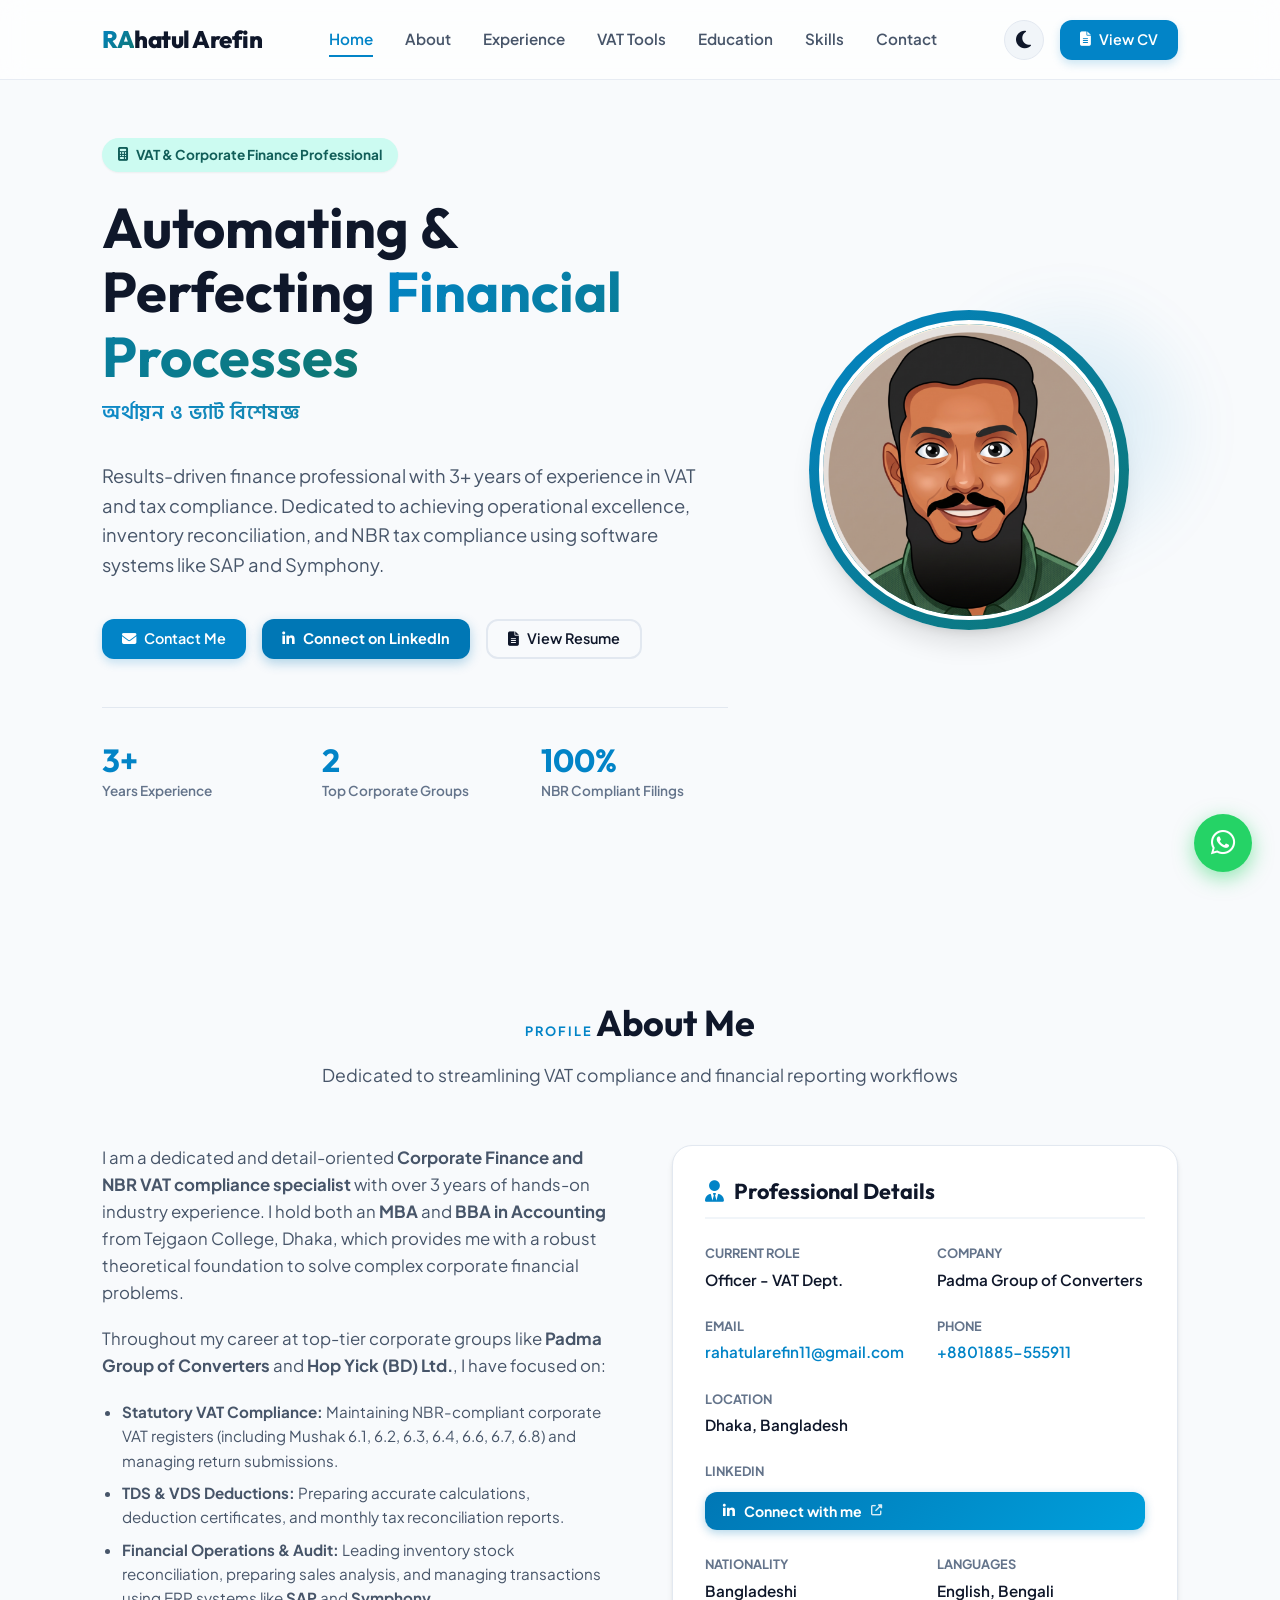
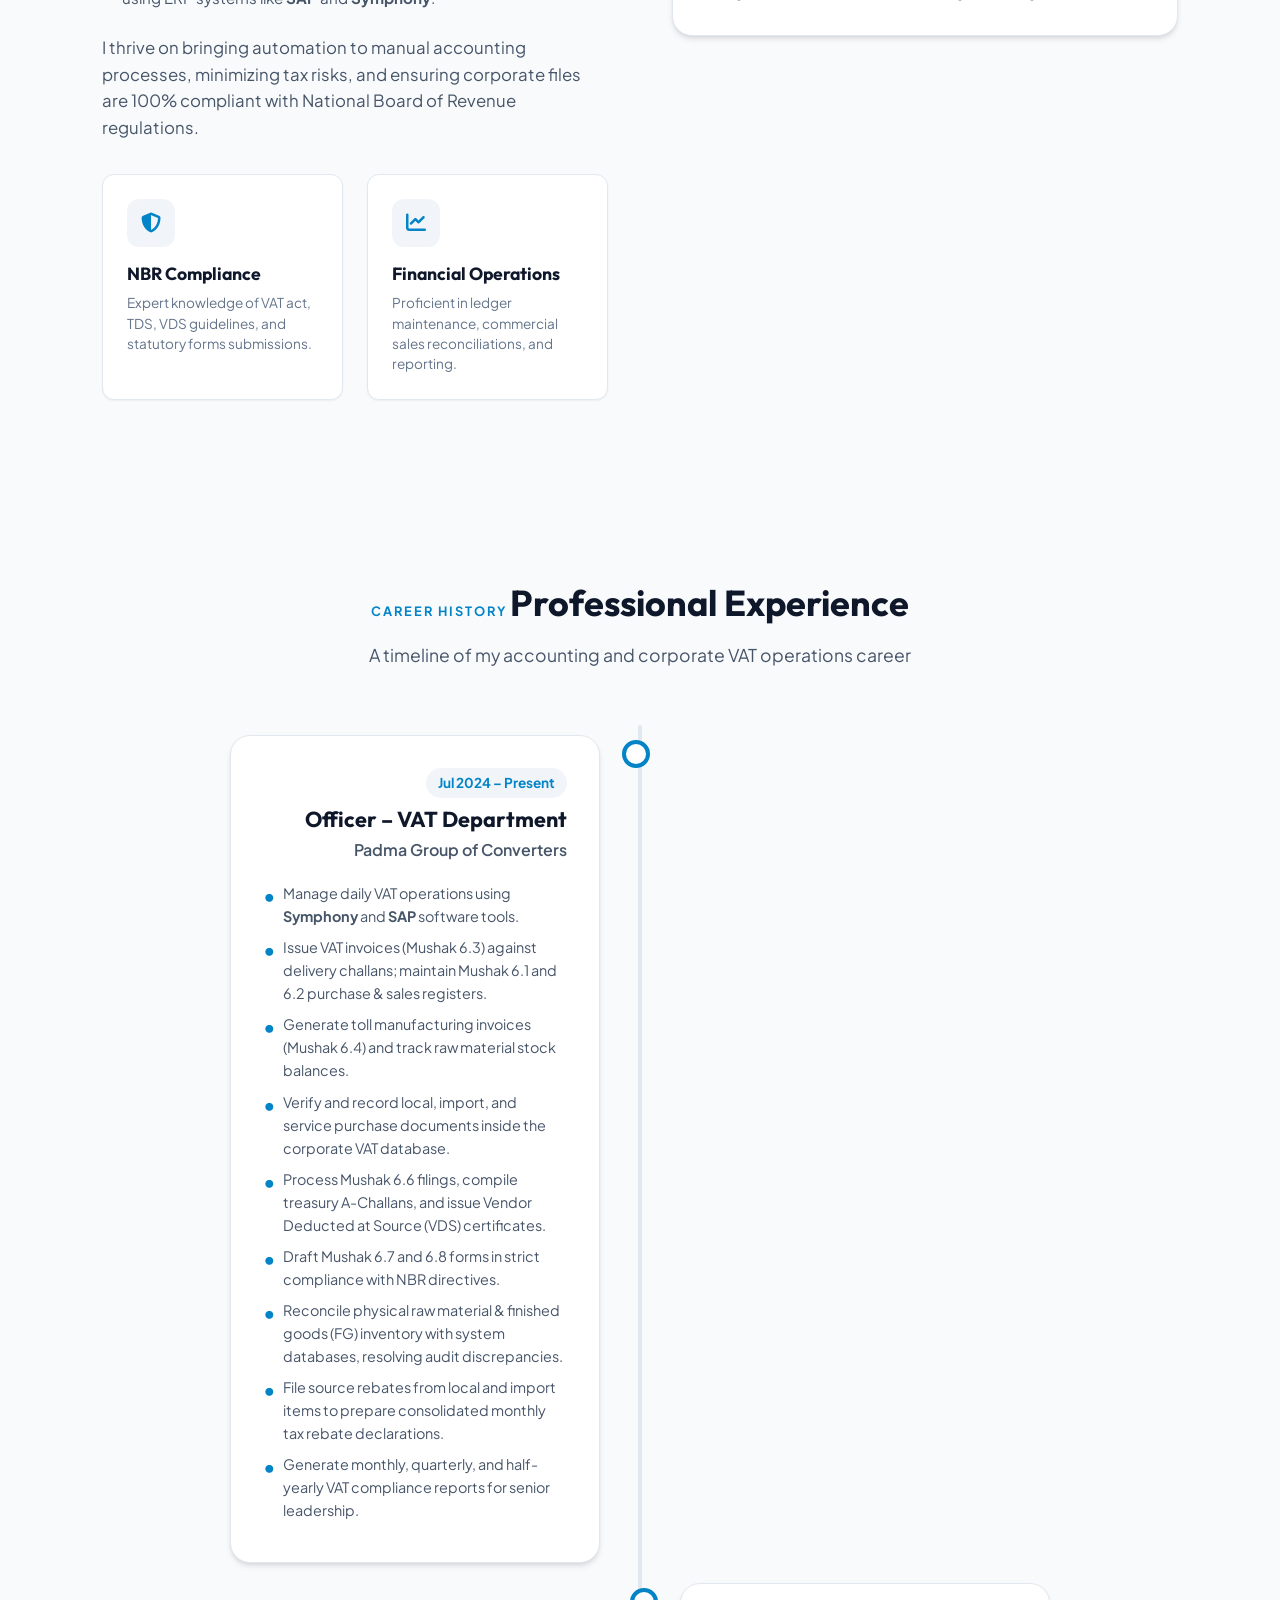
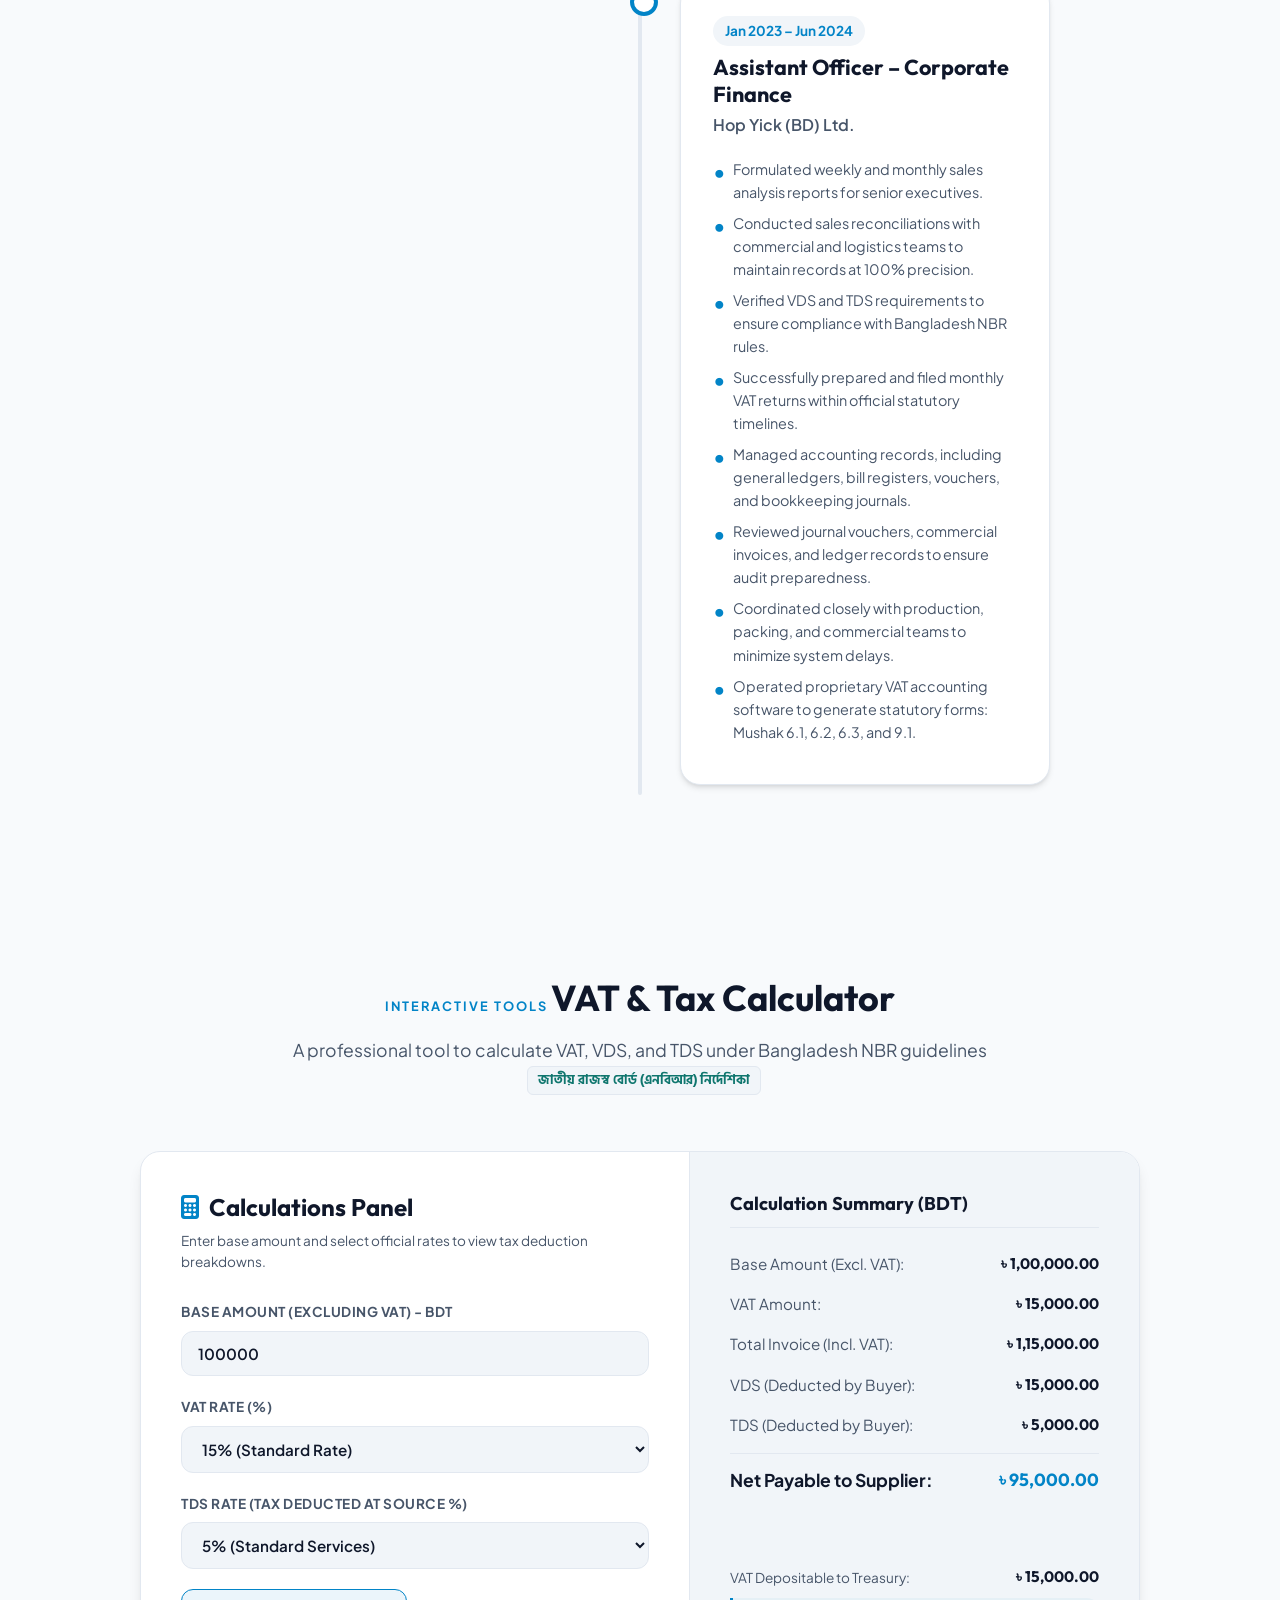
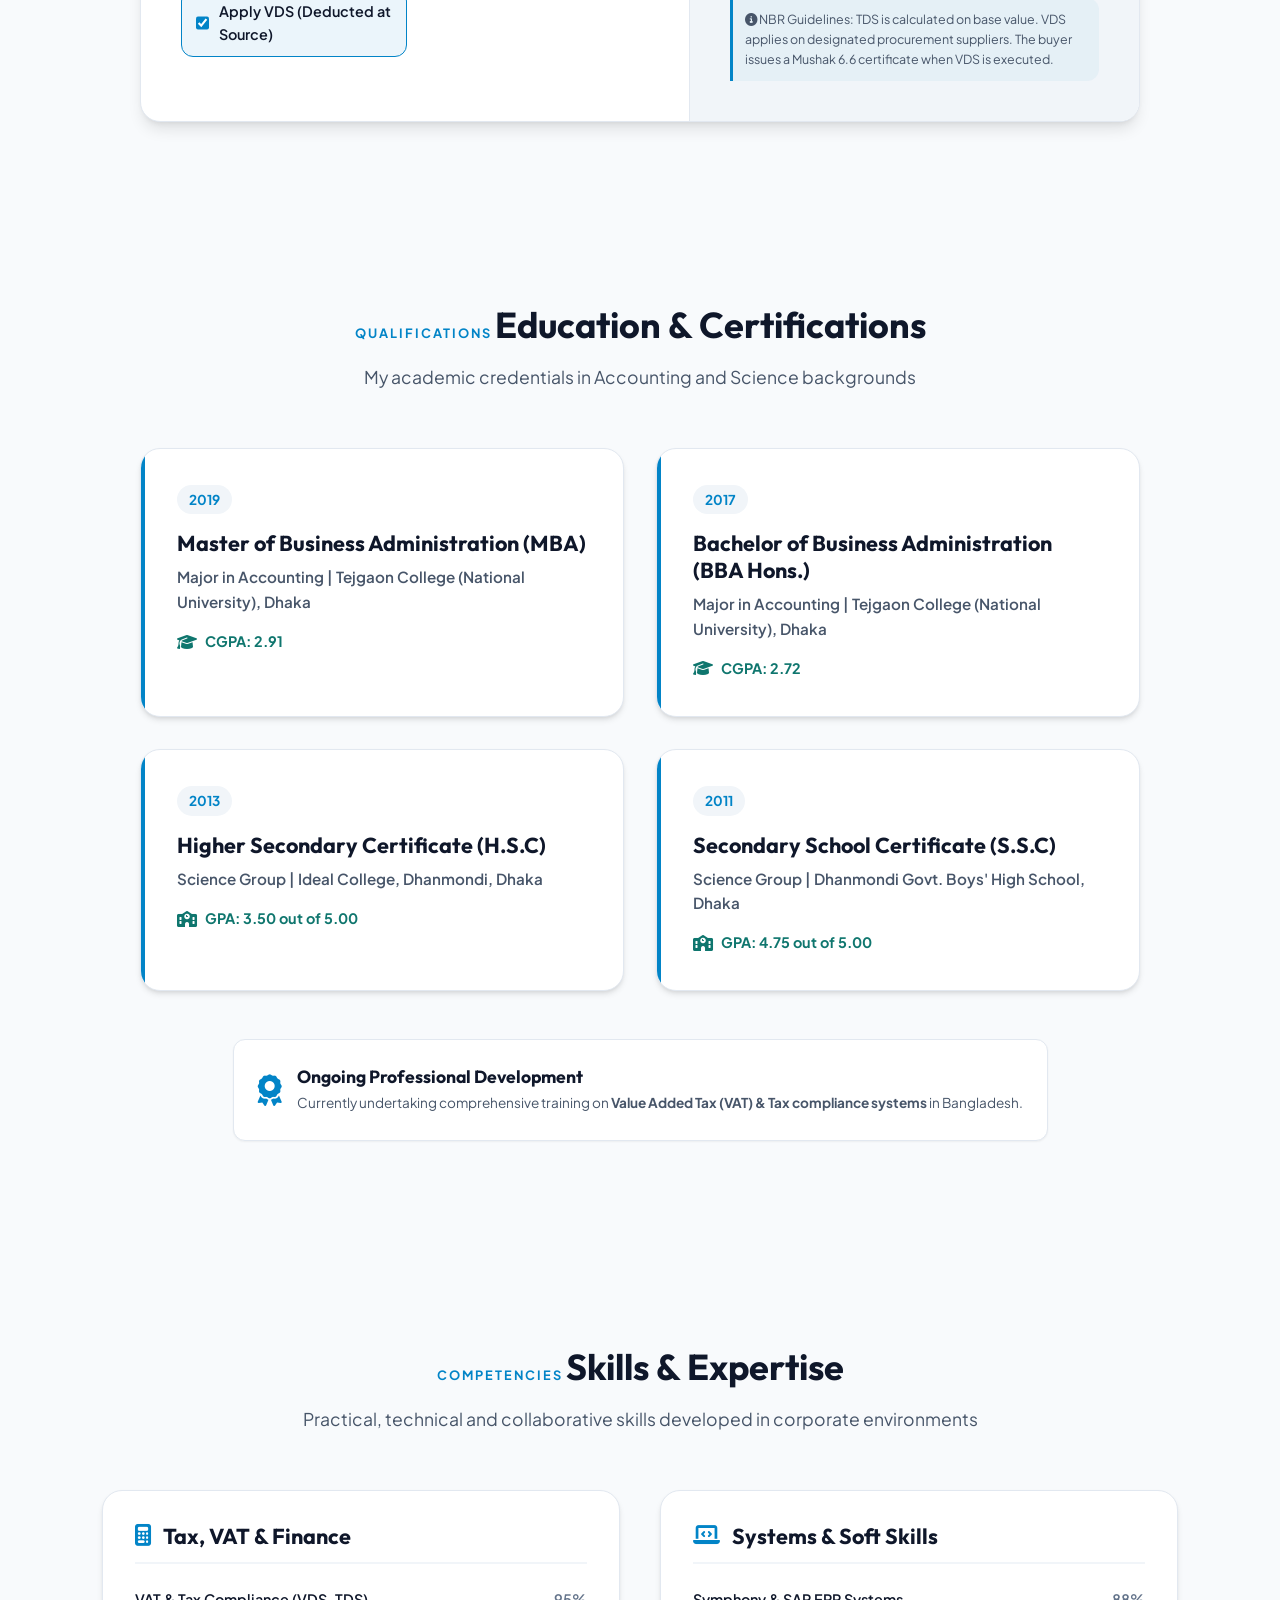
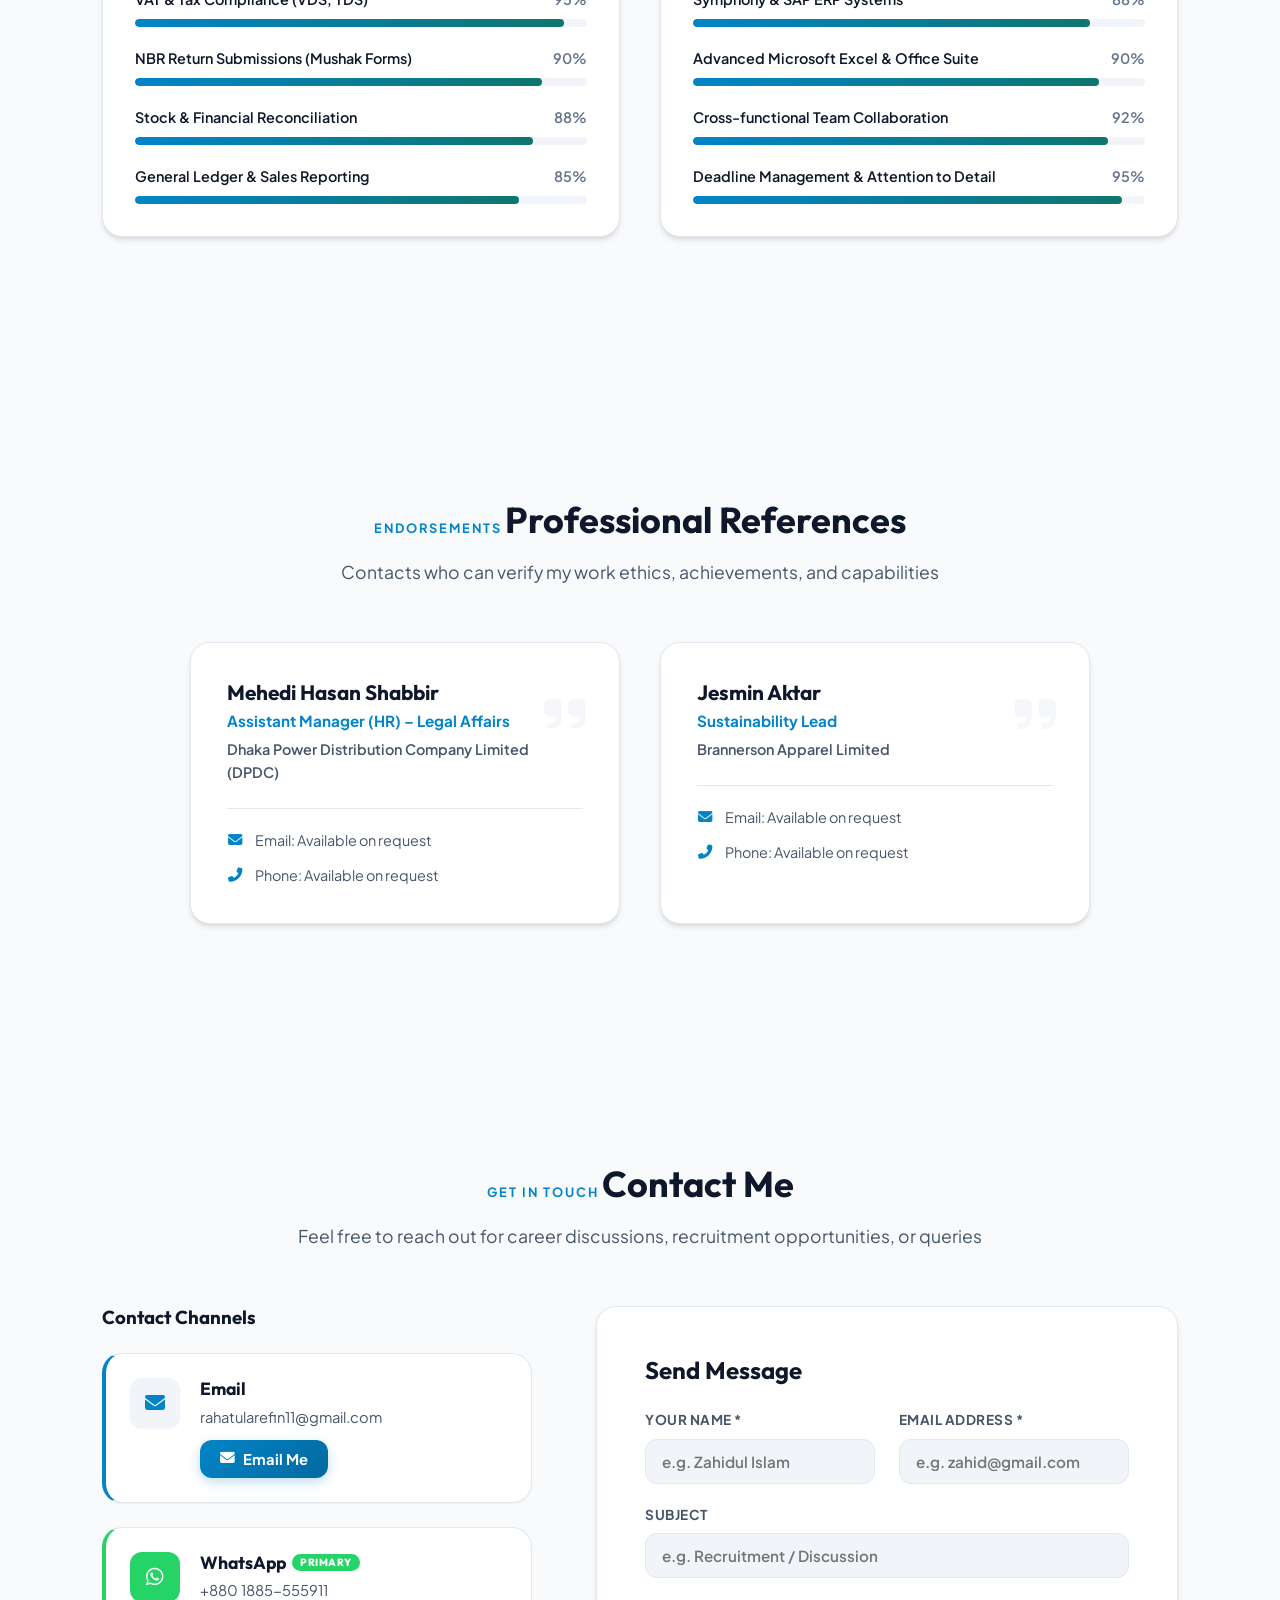
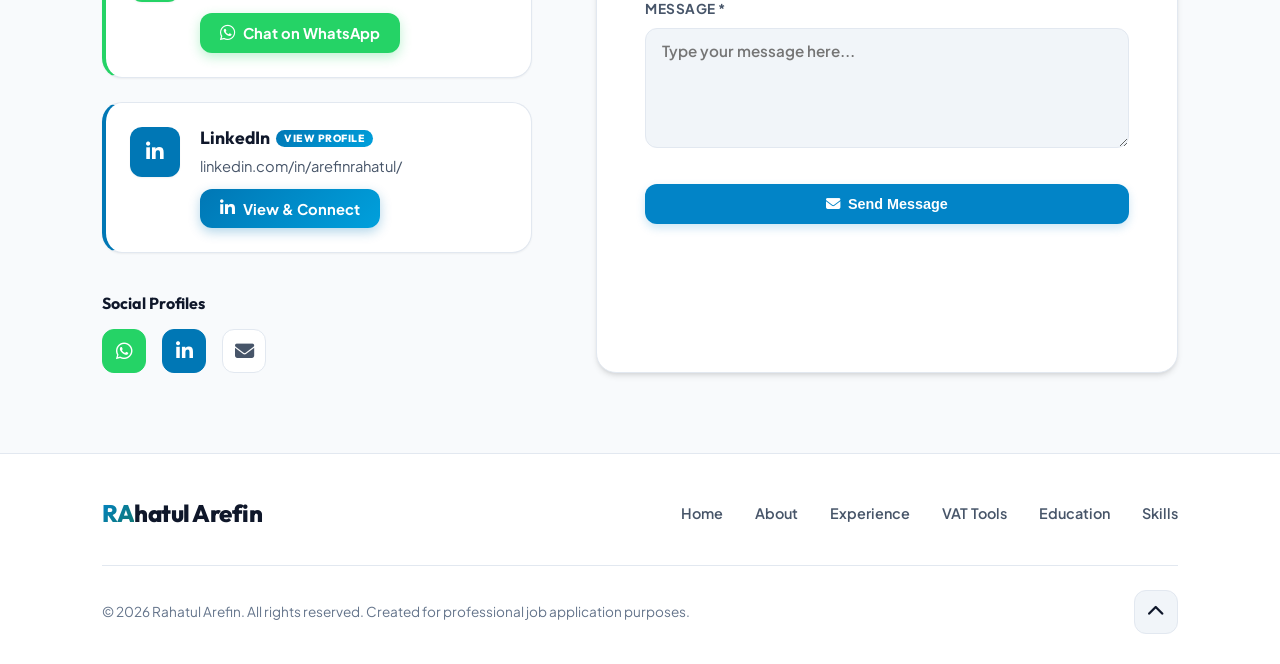
<file: index.html>
<!DOCTYPE html>
<html lang="en" data-theme="light">
<head>
  <meta charset="UTF-8">
  <meta name="viewport" content="width=device-width, initial-scale=1.0">
  <title>Rahatul Arefin | Portfolio</title>
  <meta name="description" content="Professional portfolio of Rahatul Arefin, an Officer in VAT and Corporate Finance with 3+ years of experience in NBR compliance, VAT filings, reconciliations, and financial reporting.">
  
  <!-- Favicon -->
  <link rel="icon" type="image/svg+xml" href="favicon.svg">
  
  <!-- FontAwesome Icons -->
  <link rel="stylesheet" href="https://cdnjs.cloudflare.com/ajax/libs/font-awesome/6.4.0/css/all.min.css">
  
  <!-- Custom Stylesheet -->
  <link rel="stylesheet" href="css/style.css">
</head>
<body>

  <!-- Scroll Progress Bar -->
  <div class="scroll-progress"></div>

  <!-- Header / Navigation -->
  <header>
    <div class="logo" onclick="window.scrollTo({top: 0, behavior: 'smooth'})">
      <span>RA</span>hatul Arefin
    </div>
    
    <nav class="nav-links">
      <a href="#hero" class="active">Home</a>
      <a href="#about">About</a>
      <a href="#experience">Experience</a>
      <a href="#calculator">VAT Tools</a>
      <a href="#education">Education</a>
      <a href="#skills">Skills</a>
      <a href="#contact">Contact</a>
      <a href="cv.html" class="mobile-cv-download">
        <i class="fas fa-file-alt"></i> View CV
      </a>
    </nav>
    
    <div class="header-right">
      <button class="theme-toggle" id="theme-toggle" aria-label="Toggle dark/light mode">
        <i class="fas fa-moon"></i>
        <i class="fas fa-sun"></i>
      </button>
      
      <div class="nav-actions">
        <a href="cv.html" class="btn-primary">
          <i class="fas fa-file-alt"></i> View CV
        </a>
      </div>
      
      <button class="mobile-menu-btn" aria-label="Toggle menu">
        <i class="fas fa-bars"></i>
      </button>
    </div>
  </header>

  <!-- Hero Section -->
  <section id="hero" class="hero">
    <div class="hero-content">
      <div class="hero-tag">
        <i class="fas fa-calculator"></i> VAT & Corporate Finance Professional
      </div>
      <h1 class="hero-title">
        Automating & Perfecting <span>Financial Processes</span>
      </h1>
      <div class="hero-bangla-subtitle">অর্থায়ন ও ভ্যাট বিশেষজ্ঞ</div>
      <p class="hero-description">
        Results-driven finance professional with 3+ years of experience in VAT and tax compliance. Dedicated to achieving operational excellence, inventory reconciliation, and NBR tax compliance using software systems like SAP and Symphony.
      </p>
      
      <div class="hero-actions">
        <a href="#contact" class="btn-primary">
          <i class="fas fa-envelope"></i> Contact Me
        </a>
        <a href="https://www.linkedin.com/in/arefinrahatul/" target="_blank" rel="noopener noreferrer" class="btn-linkedin">
          <i class="fab fa-linkedin-in"></i> Connect on LinkedIn
        </a>
        <a href="cv.html" class="btn-secondary">
          <i class="fas fa-file-alt"></i> View Resume
        </a>
      </div>
      
      <div class="hero-stats">
        <div class="stat-item">
          <h3>3+</h3>
          <p>Years Experience</p>
        </div>
        <div class="stat-item">
          <h3>2</h3>
          <p>Top Corporate Groups</p>
        </div>
        <div class="stat-item">
          <h3>100%</h3>
          <p>NBR Compliant Filings</p>
        </div>
      </div>
    </div>
    
    <div class="hero-image-container">
      <div class="hero-image-wrapper">
        <img src="images/arefinrahat.png" alt="Rahatul Arefin">
      </div>
      <div class="hero-bg-glow"></div>
    </div>
  </section>

  <!-- About Section -->
  <section id="about" class="reveal">
    <div class="section-header">
      <span class="section-tag">Profile</span>
      <h2 class="section-title">About Me</h2>
      <p class="section-subtitle">Dedicated to streamlining VAT compliance and financial reporting workflows</p>
    </div>
    
    <div class="about-grid">
      <div class="about-text-content">
        <p>
          I am a dedicated and detail-oriented <strong>Corporate Finance and NBR VAT compliance specialist</strong> with over 3 years of hands-on industry experience. I hold both an <strong>MBA</strong> and <strong>BBA in Accounting</strong> from Tejgaon College, Dhaka, which provides me with a robust theoretical foundation to solve complex corporate financial problems.
        </p>
        <p>
          Throughout my career at top-tier corporate groups like <strong>Padma Group of Converters</strong> and <strong>Hop Yick (BD) Ltd.</strong>, I have focused on:
        </p>
        <ul style="margin-bottom: 1.5rem; padding-left: 20px; list-style-type: disc; color: var(--text-secondary); font-size: 0.95rem; line-height: 1.6;">
          <li style="margin-bottom: 8px;"><strong>Statutory VAT Compliance:</strong> Maintaining NBR-compliant corporate VAT registers (including Mushak 6.1, 6.2, 6.3, 6.4, 6.6, 6.7, 6.8) and managing return submissions.</li>
          <li style="margin-bottom: 8px;"><strong>TDS & VDS Deductions:</strong> Preparing accurate calculations, deduction certificates, and monthly tax reconciliation reports.</li>
          <li style="margin-bottom: 8px;"><strong>Financial Operations & Audit:</strong> Leading inventory stock reconciliation, preparing sales analysis, and managing transactions using ERP systems like <strong>SAP</strong> and <strong>Symphony</strong>.</li>
        </ul>
        <p>
          I thrive on bringing automation to manual accounting processes, minimizing tax risks, and ensuring corporate files are 100% compliant with National Board of Revenue regulations.
        </p>
        
        <div class="career-pillars">
          <div class="pillar-card">
            <div class="pillar-icon"><i class="fas fa-shield-alt"></i></div>
            <h4>NBR Compliance</h4>
            <p>Expert knowledge of VAT act, TDS, VDS guidelines, and statutory forms submissions.</p>
          </div>
          <div class="pillar-card">
            <div class="pillar-icon"><i class="fas fa-chart-line"></i></div>
            <h4>Financial Operations</h4>
            <p>Proficient in ledger maintenance, commercial sales reconciliations, and reporting.</p>
          </div>
        </div>
      </div>
      
      <div class="about-details-card">
        <h3><i class="fas fa-user-tie"></i> Professional Details</h3>
        <div class="info-grid">
          <div class="info-item">
            <span class="info-label">Current Role</span>
            <span class="info-value">Officer - VAT Dept.</span>
          </div>
          <div class="info-item">
            <span class="info-label">Company</span>
            <span class="info-value">Padma Group of Converters</span>
          </div>
          <div class="info-item">
            <span class="info-label">Email</span>
            <span class="info-value"><a href="mailto:rahatularefin11@gmail.com">rahatularefin11@gmail.com</a></span>
          </div>
          <div class="info-item">
            <span class="info-label">Phone</span>
            <span class="info-value"><a href="tel:+8801885555911">+8801885-555911</a></span>
          </div>
          <div class="info-item">
            <span class="info-label">Location</span>
            <span class="info-value">Dhaka, Bangladesh</span>
          </div>
          <div class="info-item info-item--linkedin">
            <span class="info-label">LinkedIn</span>
            <a
              href="https://www.linkedin.com/in/arefinrahatul/"
              target="_blank"
              rel="noopener noreferrer"
              class="linkedin-connect-btn"
            >
              <i class="fab fa-linkedin-in"></i>
              <span>Connect with me</span>
              <i class="fas fa-external-link-alt linkedin-ext"></i>
            </a>
          </div>
          <div class="info-item">
            <span class="info-label">Nationality</span>
            <span class="info-value">Bangladeshi</span>
          </div>
          <div class="info-item">
            <span class="info-label">Languages</span>
            <span class="info-value">English, Bengali</span>
          </div>
        </div>
      </div>
    </div>
  </section>

  <!-- Experience Section -->
  <section id="experience" class="reveal">
    <div class="section-header">
      <span class="section-tag">Career History</span>
      <h2 class="section-title">Professional Experience</h2>
      <p class="section-subtitle">A timeline of my accounting and corporate VAT operations career</p>
    </div>
    
    <div class="timeline">
      <!-- Padma Group of Converters -->
      <div class="timeline-item">
        <div class="timeline-content">
          <span class="timeline-date">Jul 2024 – Present</span>
          <h3 class="timeline-title">Officer – VAT Department</h3>
          <span class="timeline-company">Padma Group of Converters</span>
          <ul class="timeline-responsibilities">
            <li>Manage daily VAT operations using <strong>Symphony</strong> and <strong>SAP</strong> software tools.</li>
            <li>Issue VAT invoices (Mushak 6.3) against delivery challans; maintain Mushak 6.1 and 6.2 purchase & sales registers.</li>
            <li>Generate toll manufacturing invoices (Mushak 6.4) and track raw material stock balances.</li>
            <li>Verify and record local, import, and service purchase documents inside the corporate VAT database.</li>
            <li>Process Mushak 6.6 filings, compile treasury A-Challans, and issue Vendor Deducted at Source (VDS) certificates.</li>
            <li>Draft Mushak 6.7 and 6.8 forms in strict compliance with NBR directives.</li>
            <li>Reconcile physical raw material & finished goods (FG) inventory with system databases, resolving audit discrepancies.</li>
            <li>File source rebates from local and import items to prepare consolidated monthly tax rebate declarations.</li>
            <li>Generate monthly, quarterly, and half-yearly VAT compliance reports for senior leadership.</li>
          </ul>
        </div>
      </div>
      
      <!-- Hop Yick (BD) Ltd -->
      <div class="timeline-item">
        <div class="timeline-content">
          <span class="timeline-date">Jan 2023 – Jun 2024</span>
          <h3 class="timeline-title">Assistant Officer – Corporate Finance</h3>
          <span class="timeline-company">Hop Yick (BD) Ltd.</span>
          <ul class="timeline-responsibilities">
            <li>Formulated weekly and monthly sales analysis reports for senior executives.</li>
            <li>Conducted sales reconciliations with commercial and logistics teams to maintain records at 100% precision.</li>
            <li>Verified VDS and TDS requirements to ensure compliance with Bangladesh NBR rules.</li>
            <li>Successfully prepared and filed monthly VAT returns within official statutory timelines.</li>
            <li>Managed accounting records, including general ledgers, bill registers, vouchers, and bookkeeping journals.</li>
            <li>Reviewed journal vouchers, commercial invoices, and ledger records to ensure audit preparedness.</li>
            <li>Coordinated closely with production, packing, and commercial teams to minimize system delays.</li>
            <li>Operated proprietary VAT accounting software to generate statutory forms: Mushak 6.1, 6.2, 6.3, and 9.1.</li>
          </ul>
        </div>
      </div>
    </div>
  </section>

  <!-- Interactive NBR VAT & TDS Calculator Tool -->
  <section id="calculator" class="reveal">
    <div class="section-header">
      <span class="section-tag">Interactive Tools</span>
      <h2 class="section-title">VAT & Tax Calculator</h2>
      <p class="section-subtitle">A professional tool to calculate VAT, VDS, and TDS under Bangladesh NBR guidelines <span class="bangla-calc-tag">জাতীয় রাজস্ব বোর্ড (এনবিআর) নির্দেশিকা</span></p>
    </div>
    
    <div class="calc-card">
      <div class="calc-form-pane">
        <h3><i class="fas fa-calculator"></i> Calculations Panel</h3>
        <p class="calc-intro-text">Enter base amount and select official rates to view tax deduction breakdowns.</p>
        
        <div class="form-group">
          <label for="calc-amount">Base Amount (excluding VAT) - BDT</label>
          <input type="number" id="calc-amount" value="100000" min="0" placeholder="e.g. 100000">
        </div>
        
        <div class="form-group">
          <label for="calc-vat-rate">VAT Rate (%)</label>
          <select id="calc-vat-rate">
            <option value="15" selected>15% (Standard Rate)</option>
            <option value="10">10% (Specified Services)</option>
            <option value="7.5">7.5% (Suppliers / Procurement)</option>
            <option value="5">5% (Reduced Rate / Basic)</option>
            <option value="0">0% (Exempted / Exported)</option>
          </select>
        </div>
        
        <div class="form-group">
          <label for="calc-tds-rate">TDS Rate (Tax Deducted at Source %)</label>
          <select id="calc-tds-rate">
            <option value="0">0% (Exempted)</option>
            <option value="2">2% (Supply of Goods / Contractors)</option>
            <option value="3">3% (Office Rent)</option>
            <option value="5" selected>5% (Standard Services)</option>
            <option value="7.5">7.5% (Consultants / Advisory)</option>
            <option value="10">10% (High-rate Services / Commissions)</option>
          </select>
        </div>
        
        <div class="calc-switch-group">
          <label class="checkbox-label checked">
            <input type="checkbox" id="calc-vds" checked>
            <span>Apply VDS (Deducted at Source)</span>
          </label>
        </div>
      </div>
      
      <div class="calc-results-pane">
        <div class="results-header">
          <h4>Calculation Summary (BDT)</h4>
          
          <div class="results-list">
            <div class="result-row">
              <span>Base Amount (Excl. VAT):</span>
              <span class="result-val" id="res-base">৳ 100,000.00</span>
            </div>
            <div class="result-row">
              <span>VAT Amount:</span>
              <span class="result-val" id="res-vat">৳ 15,000.00</span>
            </div>
            <div class="result-row">
              <span>Total Invoice (Incl. VAT):</span>
              <span class="result-val" id="res-total">৳ 115,000.00</span>
            </div>
            <div class="result-row">
              <span>VDS (Deducted by Buyer):</span>
              <span class="result-val" id="res-vds">৳ 15,000.00</span>
            </div>
            <div class="result-row">
              <span>TDS (Deducted by Buyer):</span>
              <span class="result-val" id="res-tds">৳ 5,000.00</span>
            </div>
            <div class="result-row highlight">
              <span>Net Payable to Supplier:</span>
              <span class="result-val" id="res-payable">৳ 95,000.00</span>
            </div>
          </div>
        </div>
        
        <div>
          <div class="result-row" style="margin-bottom: 0.5rem; font-size: 0.85rem;">
            <span>VAT Depositable to Treasury:</span>
            <span class="result-val" id="res-treasury" style="font-size: 0.95rem;">৳ 15,000.00</span>
          </div>
          <div class="calc-notes">
            <i class="fas fa-info-circle"></i>
            <span>NBR Guidelines: TDS is calculated on base value. VDS applies on designated procurement suppliers. The buyer issues a Mushak 6.6 certificate when VDS is executed.</span>
          </div>
        </div>
      </div>
    </div>
  </section>

  <!-- Education Section -->
  <section id="education" class="reveal">
    <div class="section-header">
      <span class="section-tag">Qualifications</span>
      <h2 class="section-title">Education & Certifications</h2>
      <p class="section-subtitle">My academic credentials in Accounting and Science backgrounds</p>
    </div>
    
    <div class="edu-grid">
      <!-- MBA -->
      <div class="edu-card">
        <span class="edu-year">2019</span>
        <h3 class="edu-degree">Master of Business Administration (MBA)</h3>
        <p class="edu-school">Major in Accounting | Tejgaon College (National University), Dhaka</p>
        <span class="edu-gpa"><i class="fas fa-graduation-cap"></i> CGPA: 2.91</span>
      </div>
      
      <!-- BBA -->
      <div class="edu-card">
        <span class="edu-year">2017</span>
        <h3 class="edu-degree">Bachelor of Business Administration (BBA Hons.)</h3>
        <p class="edu-school">Major in Accounting | Tejgaon College (National University), Dhaka</p>
        <span class="edu-gpa"><i class="fas fa-graduation-cap"></i> CGPA: 2.72</span>
      </div>
      
      <!-- H.S.C -->
      <div class="edu-card">
        <span class="edu-year">2013</span>
        <h3 class="edu-degree">Higher Secondary Certificate (H.S.C)</h3>
        <p class="edu-school">Science Group | Ideal College, Dhanmondi, Dhaka</p>
        <span class="edu-gpa"><i class="fas fa-school"></i> GPA: 3.50 out of 5.00</span>
      </div>
      
      <!-- S.S.C -->
      <div class="edu-card">
        <span class="edu-year">2011</span>
        <h3 class="edu-degree">Secondary School Certificate (S.S.C)</h3>
        <p class="edu-school">Science Group | Dhanmondi Govt. Boys' High School, Dhaka</p>
        <span class="edu-gpa"><i class="fas fa-school"></i> GPA: 4.75 out of 5.00</span>
      </div>
    </div>
    
    <!-- Certifications and Ongoing Training -->
    <div style="max-width: 1000px; margin: 3rem auto 0 auto; text-align: center;" class="reveal">
      <div style="background-color: var(--bg-secondary); border: 1px solid var(--border-color); border-radius: var(--radius-md); padding: 1.5rem; display: inline-flex; align-items: center; gap: 15px; box-shadow: var(--shadow-sm);">
        <div style="font-size: 2rem; color: var(--primary);"><i class="fas fa-award"></i></div>
        <div style="text-align: left;">
          <h4 style="font-size: 1.1rem; margin-bottom: 0.25rem;">Ongoing Professional Development</h4>
          <p style="font-size: 0.85rem; color: var(--text-secondary);">Currently undertaking comprehensive training on <strong>Value Added Tax (VAT) & Tax compliance systems</strong> in Bangladesh.</p>
        </div>
      </div>
    </div>
  </section>

  <!-- Skills Section -->
  <section id="skills" class="reveal">
    <div class="section-header">
      <span class="section-tag">Competencies</span>
      <h2 class="section-title">Skills & Expertise</h2>
      <p class="section-subtitle">Practical, technical and collaborative skills developed in corporate environments</p>
    </div>
    
    <div class="skills-grid">
      <!-- Technical / Domain Skills -->
      <div class="skills-category">
        <h3><i class="fas fa-calculator"></i> Tax, VAT & Finance</h3>
        <div class="skills-list">
          <div class="skill-item">
            <div class="skill-info">
              <span class="skill-name">VAT & Tax Compliance (VDS, TDS)</span>
              <span class="skill-level">95%</span>
            </div>
            <div class="skill-bar-container">
              <div class="skill-bar" data-width="95%"></div>
            </div>
          </div>
          
          <div class="skill-item">
            <div class="skill-info">
              <span class="skill-name">NBR Return Submissions (Mushak Forms)</span>
              <span class="skill-level">90%</span>
            </div>
            <div class="skill-bar-container">
              <div class="skill-bar" data-width="90%"></div>
            </div>
          </div>
          
          <div class="skill-item">
            <div class="skill-info">
              <span class="skill-name">Stock & Financial Reconciliation</span>
              <span class="skill-level">88%</span>
            </div>
            <div class="skill-bar-container">
              <div class="skill-bar" data-width="88%"></div>
            </div>
          </div>
          
          <div class="skill-item">
            <div class="skill-info">
              <span class="skill-name">General Ledger & Sales Reporting</span>
              <span class="skill-level">85%</span>
            </div>
            <div class="skill-bar-container">
              <div class="skill-bar" data-width="85%"></div>
            </div>
          </div>
        </div>
      </div>
      
      <!-- Software & Professional Skills -->
      <div class="skills-category">
        <h3><i class="fas fa-laptop-code"></i> Systems & Soft Skills</h3>
        <div class="skills-list">
          <div class="skill-item">
            <div class="skill-info">
              <span class="skill-name">Symphony & SAP ERP Systems</span>
              <span class="skill-level">88%</span>
            </div>
            <div class="skill-bar-container">
              <div class="skill-bar" data-width="88%"></div>
            </div>
          </div>
          
          <div class="skill-item">
            <div class="skill-info">
              <span class="skill-name">Advanced Microsoft Excel & Office Suite</span>
              <span class="skill-level">90%</span>
            </div>
            <div class="skill-bar-container">
              <div class="skill-bar" data-width="90%"></div>
            </div>
          </div>
          
          <div class="skill-item">
            <div class="skill-info">
              <span class="skill-name">Cross-functional Team Collaboration</span>
              <span class="skill-level">92%</span>
            </div>
            <div class="skill-bar-container">
              <div class="skill-bar" data-width="92%"></div>
            </div>
          </div>
          
          <div class="skill-item">
            <div class="skill-info">
              <span class="skill-name">Deadline Management & Attention to Detail</span>
              <span class="skill-level">95%</span>
            </div>
            <div class="skill-bar-container">
              <div class="skill-bar" data-width="95%"></div>
            </div>
          </div>
        </div>
      </div>
    </div>
  </section>

  <!-- References Section -->
  <section id="references" class="reveal">
    <div class="section-header">
      <span class="section-tag">Endorsements</span>
      <h2 class="section-title">Professional References</h2>
      <p class="section-subtitle">Contacts who can verify my work ethics, achievements, and capabilities</p>
    </div>
    
    <div class="ref-grid">
      <!-- Mehedi Hasan Shabbir -->
      <div class="ref-card">
        <div class="ref-icon-bg"><i class="fas fa-quote-right"></i></div>
        <h3 class="ref-name">Mehedi Hasan Shabbir</h3>
        <p class="ref-title">Assistant Manager (HR) – Legal Affairs</p>
        <p class="ref-company">Dhaka Power Distribution Company Limited (DPDC)</p>
        
        <div class="ref-details">
          <div class="ref-contact-row">
            <i class="fas fa-envelope"></i>
            <span>Email: Available on request</span>
          </div>
          <div class="ref-contact-row">
            <i class="fas fa-phone-alt"></i>
            <span>Phone: Available on request</span>
          </div>
        </div>
      </div>
      
      <!-- Jesmin Aktar -->
      <div class="ref-card">
        <div class="ref-icon-bg"><i class="fas fa-quote-right"></i></div>
        <h3 class="ref-name">Jesmin Aktar</h3>
        <p class="ref-title">Sustainability Lead</p>
        <p class="ref-company">Brannerson Apparel Limited</p>
        
        <div class="ref-details">
          <div class="ref-contact-row">
            <i class="fas fa-envelope"></i>
            <span>Email: Available on request</span>
          </div>
          <div class="ref-contact-row">
            <i class="fas fa-phone-alt"></i>
            <span>Phone: Available on request</span>
          </div>
        </div>
      </div>
    </div>
  </section>

  <!-- Contact Section -->
  <section id="contact" class="reveal">
    <div class="section-header">
      <span class="section-tag">Get in Touch</span>
      <h2 class="section-title">Contact Me</h2>
      <p class="section-subtitle">Feel free to reach out for career discussions, recruitment opportunities, or queries</p>
    </div>
    
    <div class="contact-container">
      <div class="contact-info">
        <h3>Contact Channels</h3>
        
        <div class="contact-card email-card">
          <div class="contact-icon"><i class="fas fa-envelope"></i></div>
          <div class="contact-details">
            <h4>Email</h4>
            <p>rahatularefin11@gmail.com</p>
            <a href="mailto:rahatularefin11@gmail.com" class="email-btn">
              <i class="fas fa-envelope"></i> Email Me
            </a>
          </div>
        </div>
        
        <!-- WhatsApp Primary CTA Card -->
        <div class="contact-card whatsapp-card">
          <div class="contact-icon whatsapp-icon"><i class="fab fa-whatsapp"></i></div>
          <div class="contact-details">
            <h4>WhatsApp <span class="wa-badge">Primary</span></h4>
            <p>+880 1885-555911</p>
            <a
              href="https://wa.me/8801885555911?text=Hi!"
              target="_blank"
              rel="noopener noreferrer"
              class="wa-btn"
              id="whatsapp-cta"
            >
              <i class="fab fa-whatsapp"></i>
              Chat on WhatsApp
            </a>
          </div>
        </div>
        
        <!-- LinkedIn Primary CTA Card -->
        <div class="contact-card linkedin-card">
          <div class="contact-icon linkedin-icon"><i class="fab fa-linkedin-in"></i></div>
          <div class="contact-details">
            <h4>LinkedIn <span class="li-badge">View Profile</span></h4>
            <p>linkedin.com/in/arefinrahatul/</p>
            <a
              href="https://www.linkedin.com/in/arefinrahatul/"
              target="_blank"
              rel="noopener noreferrer"
              class="li-btn"
            >
              <i class="fab fa-linkedin-in"></i>
              View &amp; Connect
            </a>
          </div>
        </div>
        
        <div style="margin-top: 1rem;">
          <h4>Social Profiles</h4>
          <div class="social-links">
            <a href="https://wa.me/8801885555911?text=Hi!" target="_blank" rel="noopener noreferrer" class="social-icon social-icon--wa" aria-label="WhatsApp">
              <i class="fab fa-whatsapp"></i>
            </a>
            <a href="https://www.linkedin.com/in/arefinrahatul/" target="_blank" rel="noopener noreferrer" class="social-icon social-icon--li" aria-label="LinkedIn">
              <i class="fab fa-linkedin-in"></i>
            </a>
            <a href="mailto:rahatularefin11@gmail.com" class="social-icon" aria-label="Email">
              <i class="fas fa-envelope"></i>
            </a>
          </div>
        </div>
      </div>
      
      <div class="contact-form-pane">
        <h3>Send Message</h3>
        <form id="contact-form">
          <div class="form-row">
            <div class="form-group">
              <label for="form-name">Your Name *</label>
              <input type="text" id="form-name" required placeholder="e.g. Zahidul Islam">
            </div>
            <div class="form-group">
              <label for="form-email">Email Address *</label>
              <input type="email" id="form-email" required placeholder="e.g. zahid@gmail.com">
            </div>
          </div>
          
          <div class="form-group">
            <label for="form-subject">Subject</label>
            <input type="text" id="form-subject" placeholder="e.g. Recruitment / Discussion">
          </div>
          
          <div class="form-group">
            <label for="form-message">Message *</label>
            <textarea id="form-message" required placeholder="Type your message here..."></textarea>
          </div>
          
          <button type="submit" class="btn-primary" style="margin-top: 1rem; width: 100%; justify-content: center;">
            <i class="fas fa-envelope"></i> Send Message
          </button>
          
          <div class="form-status" id="form-status"></div>
        </form>
      </div>
    </div>
  </section>

  <!-- Footer -->
  <footer>
    <div class="footer-top">
      <div class="logo" onclick="window.scrollTo({top: 0, behavior: 'smooth'})">
        <span>RA</span>hatul Arefin
      </div>
      <div class="footer-links">
        <a href="#hero">Home</a>
        <a href="#about">About</a>
        <a href="#experience">Experience</a>
        <a href="#calculator">VAT Tools</a>
        <a href="#education">Education</a>
        <a href="#skills">Skills</a>
      </div>
    </div>
    
    <div class="footer-bottom">
      <p>&copy; 2026 Rahatul Arefin. All rights reserved. Created for professional job application purposes.</p>
      <div class="back-to-top" id="back-to-top" onclick="window.scrollTo(0,0)" title="Back to Top">
        <i class="fas fa-chevron-up"></i>
      </div>
    </div>
  </footer>

  <!-- Custom JavaScript -->
  <script src="js/main.js"></script>

  <!-- Floating WhatsApp Button -->
  <a
    href="https://wa.me/8801885555911?text=Hi!"
    target="_blank"
    rel="noopener noreferrer"
    class="wa-float"
    aria-label="Chat on WhatsApp"
    title="Chat on WhatsApp"
  >
    <i class="fab fa-whatsapp"></i>
    <span class="wa-float-tooltip">Chat with me!</span>
  </a>
</body>
</html>
</file>
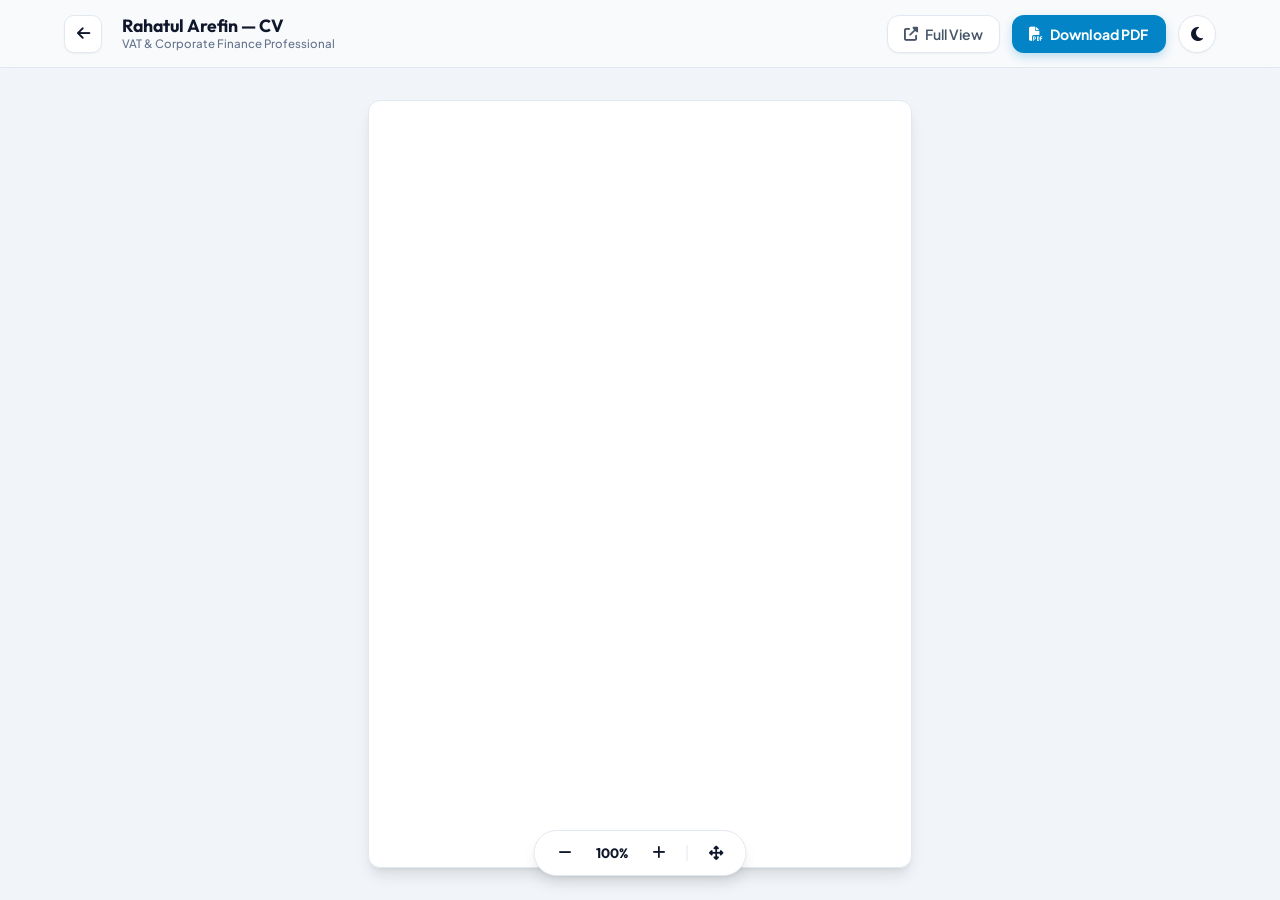
<file: cv.html>
<!DOCTYPE html>
<html lang="en" data-theme="light">
<head>
  <meta charset="UTF-8">
  <meta name="viewport" content="width=device-width, initial-scale=1.0">
  <title>CV – Rahatul Arefin</title>
  <meta name="description" content="View the full CV of Rahatul Arefin, VAT & Corporate Finance Professional.">

  <!-- Favicon -->
  <link rel="icon" type="image/svg+xml" href="favicon.svg">

  <!-- FontAwesome -->
  <link rel="stylesheet" href="https://cdnjs.cloudflare.com/ajax/libs/font-awesome/6.4.0/css/all.min.css">
  <!-- Google Fonts -->
  <link rel="preconnect" href="https://fonts.googleapis.com">
  <link href="https://fonts.googleapis.com/css2?family=Outfit:wght@400;600;700;800&family=Plus+Jakarta+Sans:wght@400;500;600;700&display=swap" rel="stylesheet">

  <style>
    /* ── Design tokens ── */
    :root {
      --bg-primary:    #f8fafc;
      --bg-secondary:  #ffffff;
      --bg-tertiary:   #f1f5f9;
      --border-color:  #e2e8f0;
      --text-primary:  #0f172a;
      --text-secondary:#475569;
      --text-muted:    #64748b;
      --primary:       #0284c7;
      --primary-hover: #0369a1;
      --primary-rgb:   2,132,199;
      --accent:        #0f766e;
      --shadow-sm:  0 1px 2px rgba(0,0,0,.05);
      --shadow-md:  0 4px 6px -1px rgba(0,0,0,.1), 0 2px 4px -2px rgba(0,0,0,.1);
      --shadow-lg:  0 10px 15px -3px rgba(0,0,0,.1), 0 4px 6px -4px rgba(0,0,0,.1);
      --radius-sm:   .375rem;
      --radius-md:   .75rem;
      --radius-lg:   1.25rem;
      --radius-full: 9999px;
      --font-heading:'Outfit', sans-serif;
      --font-body:   'Plus Jakarta Sans', sans-serif;
      --tr-fast:     .15s ease;
      --tr-normal:   .3s ease;
    }

    [data-theme="dark"] {
      --bg-primary:    #0b0f19;
      --bg-secondary:  #111827;
      --bg-tertiary:   #1f2937;
      --border-color:  #374151;
      --text-primary:  #f9fafb;
      --text-secondary:#d1d5db;
      --text-muted:    #9ca3af;
      --primary:       #38bdf8;
      --primary-hover: #7dd3fc;
      --primary-rgb:   56,189,248;
      --accent:        #2dd4bf;
    }

    * { box-sizing: border-box; margin: 0; padding: 0; }

    html, body {
      width: 100%;
      height: 100%;
      overflow: hidden; /* Prevent body scrolling – only viewer scrolls */
    }

    body {
      font-family: var(--font-body);
      background: var(--bg-primary);
      color: var(--text-primary);
      display: flex;
      flex-direction: column;
      transition: background var(--tr-normal), color var(--tr-normal);
    }

    a { text-decoration: none; color: var(--primary); transition: color var(--tr-fast); }

    /* ── Top Bar ── */
    .cv-topbar {
      height: 68px;
      background: rgba(248,250,252,.85);
      backdrop-filter: blur(14px);
      -webkit-backdrop-filter: blur(14px);
      border-bottom: 1px solid var(--border-color);
      padding: 0 5%;
      display: flex;
      align-items: center;
      justify-content: space-between;
      gap: 1rem;
      box-shadow: var(--shadow-sm);
      transition: background var(--tr-normal), border-color var(--tr-normal);
      flex-shrink: 0;
    }

    [data-theme="dark"] .cv-topbar {
      background: rgba(11,15,25,.85);
    }

    .topbar-left {
      display: flex;
      align-items: center;
      gap: 1.25rem;
    }

    /* Redesigned Back Button to look like header navigation logo mark */
    .back-btn {
      display: inline-flex;
      align-items: center;
      justify-content: center;
      width: 38px;
      height: 38px;
      border-radius: 10px;
      border: 1px solid var(--border-color);
      background: var(--bg-secondary);
      color: var(--text-primary);
      font-size: 0.95rem;
      transition: all var(--tr-fast);
      box-shadow: var(--shadow-sm);
    }

    .back-btn:hover {
      color: #ffffff;
      background: linear-gradient(135deg, var(--primary), var(--accent));
      border-color: transparent;
      transform: translateX(-3px);
      box-shadow: 0 4px 10px rgba(var(--primary-rgb), 0.25);
    }

    .back-btn i {
      display: inline-flex;
      align-items: center;
      justify-content: center;
      line-height: 1;
    }

    .topbar-title {
      font-family: var(--font-heading);
      font-weight: 700;
      font-size: 1.1rem;
      color: var(--text-primary);
      display: flex;
      flex-direction: column;
      line-height: 1.25;
    }

    .topbar-title small {
      font-size: .72rem;
      font-weight: 500;
      color: var(--text-muted);
      font-family: var(--font-body);
    }

    .topbar-right {
      display: flex;
      align-items: center;
      gap: .75rem;
      flex-shrink: 0;
    }

    /* Theme toggle */
    .theme-toggle {
      width: 38px;
      height: 38px;
      border-radius: var(--radius-full);
      border: 1px solid var(--border-color);
      background: var(--bg-secondary);
      color: var(--text-primary);
      cursor: pointer;
      display: flex;
      align-items: center;
      justify-content: center;
      font-size: 1rem;
      transition: background var(--tr-fast);
      flex-shrink: 0;
      box-shadow: var(--shadow-sm);
    }
    .theme-toggle:hover { background: var(--bg-tertiary); }
    .theme-toggle .fa-sun  { display: none; }
    [data-theme="dark"] .theme-toggle .fa-moon { display: none; }
    [data-theme="dark"] .theme-toggle .fa-sun  { display: block; }

    /* Download button */
    .dl-btn {
      display: inline-flex;
      align-items: center;
      justify-content: center;
      gap: 7px;
      background: var(--primary);
      color: #fff !important;
      padding: 0 1.1rem;
      height: 38px;
      border-radius: var(--radius-md);
      font-weight: 700;
      font-size: .875rem;
      box-shadow: 0 4px 10px rgba(var(--primary-rgb),.25);
      transition: background var(--tr-fast), transform var(--tr-fast), box-shadow var(--tr-fast);
      white-space: nowrap;
      box-sizing: border-box;
    }
    .dl-btn:hover {
      background: var(--primary-hover);
      transform: translateY(-2px);
      box-shadow: 0 6px 14px rgba(var(--primary-rgb),.35);
    }

    /* Open-in-docs button */
    .open-btn {
      display: inline-flex;
      align-items: center;
      justify-content: center;
      gap: 7px;
      background: var(--bg-secondary);
      color: var(--text-secondary);
      border: 1px solid var(--border-color);
      padding: 0 1rem;
      height: 38px;
      border-radius: var(--radius-md);
      font-weight: 600;
      font-size: .875rem;
      transition: all var(--tr-fast);
      white-space: nowrap;
      box-shadow: var(--shadow-sm);
      box-sizing: border-box;
    }
    .open-btn:hover {
      color: var(--primary);
      border-color: var(--primary);
      background: var(--bg-tertiary);
    }

    .dl-btn i, .open-btn i {
      display: inline-flex;
      align-items: center;
      justify-content: center;
      line-height: 1;
    }

    /* ── Centered A4 Document Canvas ── */
    .cv-viewer-section {
      flex: 1;
      width: 100%;
      height: calc(100vh - 68px);
      overflow: auto; /* Handles horizontal/vertical scrolls when zoomed */
      display: flex;
      justify-content: center;
      align-items: flex-start;
      background: var(--bg-tertiary);
      padding: 2rem 1.5rem;
      position: relative;
    }

    /* Zoom container locked to A4 aspect-ratio (1 : 1.4142) */
    .iframe-container {
      width: 100%;
      max-width: 820px;
      aspect-ratio: 1 / 1.4142;
      background: var(--bg-secondary);
      border: 1px solid var(--border-color);
      border-radius: var(--radius-md);
      box-shadow: var(--shadow-lg);
      position: relative;
      overflow: hidden; /* Hide internal scrollbars of scaled iframe */
      transition: width 0.25s cubic-bezier(0.4, 0, 0.2, 1), 
                  max-width 0.25s cubic-bezier(0.4, 0, 0.2, 1);
      transform-origin: top center;
      margin: 0 auto;
    }

    .iframe-container iframe {
      position: absolute;
      top: 0;
      left: 0;
      width: 820px; /* Fixed virtual width */
      height: 100%;
      border: none;
      border-radius: var(--radius-md);
      transform-origin: top left;
      display: block;
    }

    /* Loading spinner overlay */
    .iframe-loader {
      position: absolute;
      inset: 0;
      display: flex;
      flex-direction: column;
      align-items: center;
      justify-content: center;
      gap: 1rem;
      background: var(--bg-secondary);
      pointer-events: none;
      transition: opacity .4s ease;
      z-index: 2;
      border-radius: var(--radius-md);
    }

    .iframe-loader.hidden { opacity: 0; }

    .loader-spinner {
      width: 48px;
      height: 48px;
      border: 4px solid var(--border-color);
      border-top-color: var(--primary);
      border-radius: 50%;
      animation: spin .8s linear infinite;
    }

    .iframe-loader p {
      font-size: .9rem;
      color: var(--text-muted);
      font-weight: 600;
    }

    @keyframes spin {
      to { transform: rotate(360deg); }
    }

    /* ── Floating Zoom Toolbar ── */
    .zoom-toolbar {
      position: fixed;
      bottom: 24px;
      left: 50%;
      transform: translateX(-50%);
      background: var(--bg-secondary);
      border: 1px solid var(--border-color);
      border-radius: var(--radius-full);
      padding: 6px 14px;
      display: flex;
      align-items: center;
      gap: 8px;
      box-shadow: var(--shadow-lg);
      z-index: 100;
      transition: background var(--tr-normal), border-color var(--tr-normal);
    }

    .zoom-toolbar button {
      background: none;
      border: none;
      color: var(--text-primary);
      width: 32px;
      height: 32px;
      border-radius: var(--radius-full);
      display: flex;
      align-items: center;
      justify-content: center;
      cursor: pointer;
      transition: background var(--tr-fast);
      font-size: 0.9rem;
    }

    .zoom-toolbar button:hover {
      background: var(--bg-tertiary);
    }

    .zoom-toolbar span {
      font-family: var(--font-heading);
      font-weight: 700;
      font-size: 0.85rem;
      min-width: 46px;
      text-align: center;
      user-select: none;
    }

    .zoom-divider {
      width: 1px;
      height: 16px;
      background-color: var(--border-color);
      margin: 0 4px;
    }

    /* ── Mobile adjustments ── */
    @media (max-width: 640px) {
      .cv-topbar { padding: 0 4%; height: 60px; }
      .topbar-title { display: none; }
      .open-btn { display: none; } /* Hide open in docs on small viewports */
      
      .cv-viewer-section { 
        padding: 1.5rem 1rem; /* Centered box margins on mobile */
        height: calc(100vh - 60px);
      }
      
      .iframe-container {
        aspect-ratio: 1 / 1.4142; /* A4 aspect-ratio on mobile */
        max-width: 100%;
        border: 1px solid var(--border-color);
        border-radius: var(--radius-md);
        box-shadow: var(--shadow-md);
      }
      
      .iframe-container iframe,
      .iframe-loader {
        border-radius: var(--radius-md);
      }

      .zoom-toolbar {
        bottom: 16px;
        padding: 4px 10px;
        gap: 4px;
      }
      
      .zoom-toolbar button {
        width: 28px;
        height: 28px;
      }
      
      .zoom-toolbar span {
        font-size: 0.8rem;
        min-width: 40px;
      }
    }
  </style>
</head>
<body>

  <!-- ── Top bar navigation ── -->
  <header class="cv-topbar">
    <div class="topbar-left">
      <a href="index.html" class="back-btn" title="Back to Portfolio">
        <i class="fas fa-arrow-left"></i>
      </a>
      <div class="topbar-title">
        Rahatul Arefin — CV
        <small>VAT &amp; Corporate Finance Professional</small>
      </div>
    </div>

    <div class="topbar-right">
      <a
        href="https://docs.google.com/document/d/1j3ClFDeV3Xis5cvnN0WtMOF0lhUicpC5/"
        target="_blank"
        rel="noopener noreferrer"
        class="open-btn"
        title="View Full Document"
      >
        <i class="fas fa-external-link-alt"></i> Full View
      </a>

      <a
        href="https://docs.google.com/document/d/1j3ClFDeV3Xis5cvnN0WtMOF0lhUicpC5/export?format=pdf"
        target="_blank"
        rel="noopener noreferrer"
        class="dl-btn"
        title="Download PDF Copy"
      >
        <i class="fas fa-file-pdf"></i> <span>Download PDF</span>
      </a>

      <button class="theme-toggle" id="theme-toggle" aria-label="Toggle theme">
        <i class="fas fa-moon"></i>
        <i class="fas fa-sun"></i>
      </button>
    </div>
  </header>

  <!-- ── Fullscreen CV Canvas ── -->
  <main class="cv-viewer-section">

    <!-- Iframe wrapper container -->
    <div class="iframe-container" id="iframe-container">
      <!-- Loading spinner overlay -->
      <div class="iframe-loader" id="iframe-loader">
        <div class="loader-spinner"></div>
        <p>Loading CV document preview…</p>
      </div>

      <!-- Google Docs preview embed -->
      <iframe
        id="cv-iframe"
        src="https://docs.google.com/document/d/1j3ClFDeV3Xis5cvnN0WtMOF0lhUicpC5/preview"
        title="Rahatul Arefin – Curriculum Vitae"
        loading="lazy"
      ></iframe>
    </div>

    <!-- Floating Zoom Controls -->
    <div class="zoom-toolbar">
      <button id="zoom-out" title="Zoom Out"><i class="fas fa-minus"></i></button>
      <span id="zoom-value">100%</span>
      <button id="zoom-in" title="Zoom In"><i class="fas fa-plus"></i></button>
      <div class="zoom-divider"></div>
      <button id="zoom-reset" title="Reset to Fit Screen"><i class="fas fa-arrows-alt"></i></button>
    </div>

  </main>

  <script>
    // ── Theme management ──
    const themeToggleBtn = document.getElementById('theme-toggle');

    const setTheme = (theme) => {
      document.documentElement.setAttribute('data-theme', theme);
      localStorage.setItem('theme', theme);
    };

    const currentTheme = localStorage.getItem('theme') ||
      (window.matchMedia('(prefers-color-scheme: dark)').matches ? 'dark' : 'light');
    setTheme(currentTheme);

    themeToggleBtn.addEventListener('click', () => {
      const activeTheme = document.documentElement.getAttribute('data-theme');
      setTheme(activeTheme === 'dark' ? 'light' : 'dark');
    });

    // ── Hide spinner once iframe loads ──
    const iframe = document.getElementById('cv-iframe');
    const loader = document.getElementById('iframe-loader');

    iframe.addEventListener('load', () => {
      loader.classList.add('hidden');
      setTimeout(() => loader.style.display = 'none', 450);
    });

    // Fallback: auto hide loader after 7 seconds
    setTimeout(() => {
      if (loader.style.display !== 'none') {
        loader.classList.add('hidden');
        setTimeout(() => loader.style.display = 'none', 450);
      }
    }, 7000);

    // ── Proportional Zoom Engine ──
    let currentZoom = 100; // Zoom percentage
    const iframeContainer = document.getElementById('iframe-container');
    const zoomValDisplay = document.getElementById('zoom-value');

    const updateZoom = () => {
      const scaleFactor = currentZoom / 100;
      const isMobile = window.innerWidth <= 640;
      const topBarHeight = isMobile ? 60 : 68;
      
      // Horizontal padding around the card box:
      // Mobile: 2rem total (32px). Desktop: 3rem total (48px)
      const paddingX = isMobile ? 32 : 48;
      // Vertical padding around the card box:
      // Mobile: 3rem total (48px). Desktop: 4rem total (64px)
      const paddingY = isMobile ? 48 : 64;
      
      const availWidth = window.innerWidth - paddingX;
      const availHeight = window.innerHeight - topBarHeight - paddingY;
      
      // Calculate base width that fits both width and height constraints
      const baseWidth = Math.min(820, availWidth, availHeight / 1.4142);
      
      // Target width of the container at current zoom
      const containerWidth = baseWidth * scaleFactor;
      
      // Apply width and overrides to container card box
      iframeContainer.style.width = `${containerWidth}px`;
      iframeContainer.style.maxWidth = 'none';
      iframeContainer.style.height = 'auto'; // aspect-ratio automatically calculates height
      
      // Virtual width of the Google Doc page
      const virtualDocWidth = 820;
      
      // Scale to apply to iframe to fit inside container width
      const iframeScale = containerWidth / virtualDocWidth;
      
      // Scale iframe and expand its height proportionally
      iframe.style.width = `${virtualDocWidth}px`;
      iframe.style.height = `${100 / iframeScale}%`;
      iframe.style.transform = `scale(${iframeScale})`;
      
      // Fit loader overlay to the iframe dimensions
      loader.style.width = `${virtualDocWidth}px`;
      loader.style.height = `${100 / iframeScale}%`;
      loader.style.transform = `scale(${iframeScale})`;
      loader.style.transformOrigin = 'top left';
      
      zoomValDisplay.textContent = `${currentZoom}%`;
    };

    // Run zoom initialization once on startup
    updateZoom();

    document.getElementById('zoom-in').addEventListener('click', () => {
      if (currentZoom < 200) {
        currentZoom += 10;
        updateZoom();
      }
    });

    document.getElementById('zoom-out').addEventListener('click', () => {
      if (currentZoom > 50) {
        currentZoom -= 10;
        updateZoom();
      }
    });

    document.getElementById('zoom-reset').addEventListener('click', () => {
      currentZoom = 100;
      updateZoom();
    });

    // Listen to resize to recalculate 100% viewport heights
    window.addEventListener('resize', () => {
      updateZoom();
    });
  </script>

</body>
</html>
</file>
<file: css/style.css>
/* Reset and Base Styles */
@import url('https://fonts.googleapis.com/css2?family=Hind+Siliguri:wght@400;500;600;700&family=Outfit:wght@300;400;500;600;700;800&family=Plus+Jakarta+Sans:wght@300;400;500;600;700;800&display=swap');

:root {
  /* Color Tokens - Light Mode (Default) */
  --bg-primary: #f8fafc;
  --bg-secondary: #ffffff;
  --bg-tertiary: #f1f5f9;
  --bg-glass: rgba(255, 255, 255, 0.7);
  --border-color: #e2e8f0;
  --border-glass: rgba(226, 232, 240, 0.8);
  
  --text-primary: #0f172a;
  --text-secondary: #475569;
  --text-muted: #64748b;
  
  --primary: #0284c7;
  --primary-hover: #0369a1;
  --primary-rgb: 2, 132, 199;
  
  --accent: #0f766e;
  --accent-light: #ccfbf1;
  --accent-text: #115e59;
  
  --success: #16a34a;
  --warning: #ca8a04;
  --error: #dc2626;
  
  --shadow-sm: 0 1px 2px 0 rgba(0, 0, 0, 0.05);
  --shadow-md: 0 4px 6px -1px rgba(0, 0, 0, 0.1), 0 2px 4px -2px rgba(0, 0, 0, 0.1);
  --shadow-lg: 0 10px 15px -3px rgba(0, 0, 0, 0.1), 0 4px 6px -4px rgba(0, 0, 0, 0.1);
  --shadow-xl: 0 20px 25px -5px rgba(0, 0, 0, 0.1), 0 8px 10px -6px rgba(0, 0, 0, 0.1);
  
  --radius-sm: 0.375rem;
  --radius-md: 0.75rem;
  --radius-lg: 1.25rem;
  --radius-full: 9999px;
  
  --font-heading: 'Outfit', sans-serif;
  --font-body: 'Plus Jakarta Sans', sans-serif;
  
  --transition-fast: 0.15s ease;
  --transition-normal: 0.3s ease;
  --transition-slow: 0.5s ease;
}

/* Dark Mode Variables */
[data-theme="dark"] {
  --bg-primary: #0b0f19;
  --bg-secondary: #111827;
  --bg-tertiary: #1f2937;
  --bg-glass: rgba(17, 24, 39, 0.75);
  --border-color: #374151;
  --border-glass: rgba(55, 65, 81, 0.5);
  
  --text-primary: #f9fafb;
  --text-secondary: #d1d5db;
  --text-muted: #9ca3af;
  
  --primary: #38bdf8;
  --primary-hover: #7dd3fc;
  --primary-rgb: 56, 189, 248;
  
  --accent: #2dd4bf;
  --accent-light: #115e59;
  --accent-text: #ccfbf1;
  
  --shadow-sm: 0 1px 2px 0 rgba(0, 0, 0, 0.5);
  --shadow-md: 0 4px 6px -1px rgba(0, 0, 0, 0.3), 0 2px 4px -2px rgba(0, 0, 0, 0.3);
  --shadow-lg: 0 10px 15px -3px rgba(0, 0, 0, 0.4), 0 4px 6px -4px rgba(0, 0, 0, 0.4);
  --shadow-xl: 0 20px 25px -5px rgba(0, 0, 0, 0.5), 0 8px 10px -6px rgba(0, 0, 0, 0.5);
}

* {
  box-sizing: border-box;
  margin: 0;
  padding: 0;
}

html {
  scroll-behavior: smooth;
  font-size: 16px;
  max-width: 100%;
  overflow-x: hidden;
}

body {
  font-family: var(--font-body);
  background-color: var(--bg-primary);
  color: var(--text-primary);
  line-height: 1.6;
  max-width: 100%;
  overflow-x: hidden;
  transition: background-color var(--transition-normal), color var(--transition-normal);
}

h1, h2, h3, h4, h5, h6 {
  font-family: var(--font-heading);
  font-weight: 700;
  line-height: 1.25;
  color: var(--text-primary);
}

a {
  color: var(--primary);
  text-decoration: none;
  transition: color var(--transition-fast);
}

a:hover {
  color: var(--primary-hover);
}

ul {
  list-style: none;
}

img {
  max-width: 100%;
  height: auto;
  display: block;
}

/* Scroll Progress Bar */
.scroll-progress {
  position: fixed;
  top: 0;
  left: 0;
  height: 4px;
  background: linear-gradient(90deg, var(--primary), var(--accent));
  width: 0%;
  z-index: 1000;
  transition: width 0.1s ease-out;
}

/* Header & Navigation */
header {
  position: fixed;
  top: 0;
  left: 0;
  width: 100%;
  height: 80px;
  background-color: var(--bg-glass);
  backdrop-filter: blur(12px);
  -webkit-backdrop-filter: blur(12px);
  border-bottom: 1px solid var(--border-glass);
  display: flex;
  justify-content: space-between;
  align-items: center;
  padding: 0 8%;
  z-index: 999;
  transition: background-color var(--transition-normal), height var(--transition-normal);
}

header.scrolled {
  height: 65px;
  box-shadow: var(--shadow-md);
}

.logo {
  font-family: var(--font-heading);
  font-weight: 800;
  font-size: 1.5rem;
  letter-spacing: -0.5px;
  cursor: pointer;
  user-select: none;
}

.logo span {
  color: var(--primary);
  background: linear-gradient(135deg, var(--primary), var(--accent));
  -webkit-background-clip: text;
  -webkit-text-fill-color: transparent;
}

.nav-links {
  display: flex;
  align-items: center;
  gap: 2rem;
}

.nav-links a:not(.mobile-cv-download) {
  color: var(--text-secondary);
  font-weight: 600;
  font-size: 0.95rem;
  position: relative;
  padding: 5px 0;
}

.nav-links a:not(.mobile-cv-download):hover,
.nav-links a:not(.mobile-cv-download).active {
  color: var(--primary);
}

.nav-links a:not(.mobile-cv-download)::after {
  content: '';
  position: absolute;
  bottom: 0;
  left: 0;
  width: 0;
  height: 2px;
  background-color: var(--primary);
  transition: width var(--transition-normal);
}

.nav-links a:not(.mobile-cv-download):hover::after,
.nav-links a:not(.mobile-cv-download).active::after {
  width: 100%;
}

.nav-actions {
  display: flex;
  align-items: center;
  gap: 1rem;
}

.header-right {
  display: flex;
  align-items: center;
  gap: 1rem;
}

.mobile-cv-download {
  display: none !important;
}

/* Theme Toggle Button */
.theme-toggle {
  background: none;
  border: none;
  color: var(--text-primary);
  cursor: pointer;
  width: 40px;
  height: 40px;
  border-radius: var(--radius-full);
  display: flex;
  align-items: center;
  justify-content: center;
  font-size: 1.25rem;
  transition: background-color var(--transition-fast);
  background-color: var(--bg-tertiary);
  border: 1px solid var(--border-color);
}

.theme-toggle:hover {
  background-color: var(--border-color);
}

.theme-toggle .fa-sun {
  display: none;
}

[data-theme="dark"] .theme-toggle .fa-moon {
  display: none;
}

[data-theme="dark"] .theme-toggle .fa-sun {
  display: block;
}

.btn-primary {
  background-color: var(--primary);
  color: #ffffff !important;
  padding: 0 1.25rem;
  height: 40px;
  border-radius: var(--radius-md);
  font-weight: 600;
  font-size: 0.9rem;
  border: none;
  cursor: pointer;
  transition: background-color var(--transition-fast), transform var(--transition-fast), box-shadow var(--transition-fast);
  box-shadow: 0 4px 10px rgba(var(--primary-rgb), 0.2);
  display: inline-flex;
  align-items: center;
  justify-content: center;
  gap: 8px;
  box-sizing: border-box;
}

.btn-primary:hover {
  background-color: var(--primary-hover);
  transform: translateY(-2px);
  box-shadow: 0 6px 14px rgba(var(--primary-rgb), 0.3);
}

.btn-secondary {
  background-color: transparent;
  color: var(--text-primary);
  border: 2px solid var(--border-color);
  padding: 0 1.25rem;
  height: 40px;
  border-radius: var(--radius-md);
  font-weight: 600;
  font-size: 0.9rem;
  cursor: pointer;
  transition: all var(--transition-fast);
  display: inline-flex;
  align-items: center;
  justify-content: center;
  gap: 8px;
  box-sizing: border-box;
}

.btn-secondary:hover {
  background-color: var(--bg-tertiary);
  border-color: var(--text-secondary);
  transform: translateY(-2px);
}

.btn-primary i,
.btn-secondary i,
.btn-linkedin i,
.mobile-cv-download i,
.wa-btn i,
.li-btn i,
.email-btn i {
  display: inline-flex;
  align-items: center;
  justify-content: center;
  line-height: 1;
}

/* Mobile Menu Toggle */
.mobile-menu-btn {
  display: none;
  background: none;
  border: none;
  font-size: 1.5rem;
  color: var(--text-primary);
  cursor: pointer;
}

/* Section Common Styles */
section {
  padding: 100px 8% 80px 8%;
  min-height: calc(100vh - 180px);
  display: flex;
  flex-direction: column;
  justify-content: center;
}

.section-header {
  text-align: center;
  margin-bottom: 3.5rem;
  max-width: 700px;
  margin-left: auto;
  margin-right: auto;
}

.section-tag {
  color: var(--primary);
  text-transform: uppercase;
  font-weight: 700;
  font-size: 0.8rem;
  letter-spacing: 2px;
  display: inline-block;
  margin-bottom: 0.5rem;
}

.section-title {
  font-size: 2.25rem;
  margin-bottom: 1rem;
  position: relative;
  display: inline-block;
}

.section-subtitle {
  color: var(--text-secondary);
  font-size: 1.1rem;
}

/* Hero Section */
.hero {
  min-height: 100vh;
  display: grid;
  grid-template-columns: 1.2fr 0.8fr;
  align-items: center;
  gap: 2rem;
  padding-top: 120px;
  position: relative;
}

.hero-content {
  display: flex;
  flex-direction: column;
  justify-content: center;
}

.hero-tag {
  background-color: var(--accent-light);
  color: var(--accent-text);
  padding: 6px 16px;
  border-radius: var(--radius-full);
  font-weight: 700;
  font-size: 0.85rem;
  display: inline-flex;
  align-items: center;
  gap: 8px;
  align-self: flex-start;
  margin-bottom: 1.5rem;
  box-shadow: var(--shadow-sm);
}

.hero-title {
  font-size: 3.5rem;
  line-height: 1.15;
  margin-bottom: 0.5rem;
}

.hero-title span {
  color: var(--primary);
  background: linear-gradient(135deg, var(--primary), var(--accent));
  -webkit-background-clip: text;
  -webkit-text-fill-color: transparent;
}

.hero-bangla-subtitle {
  font-family: 'Hind Siliguri', sans-serif;
  font-size: 1.25rem;
  font-weight: 600;
  margin-bottom: 2rem;
  letter-spacing: 0.5px;
  background: linear-gradient(135deg, var(--primary), var(--accent));
  -webkit-background-clip: text;
  -webkit-text-fill-color: transparent;
  display: inline-block;
  opacity: 0.95;
}

.hero-description {
  font-size: 1.15rem;
  color: var(--text-secondary);
  margin-bottom: 2.5rem;
  max-width: 600px;
}

.hero-actions {
  display: flex;
  gap: 1rem;
  flex-wrap: wrap;
  margin-bottom: 3rem;
}

.hero-stats {
  display: grid;
  grid-template-columns: repeat(3, 1fr);
  gap: 2rem;
  border-top: 1px solid var(--border-color);
  padding-top: 2rem;
}

.stat-item h3 {
  font-size: 2rem;
  color: var(--primary);
}

.stat-item p {
  font-size: 0.85rem;
  color: var(--text-muted);
  font-weight: 600;
}

.hero-image-container {
  display: flex;
  justify-content: center;
  align-items: center;
  position: relative;
}

.hero-image-wrapper {
  position: relative;
  width: 320px;
  height: 320px;
  border-radius: var(--radius-full);
  padding: 10px;
  background: linear-gradient(135deg, var(--primary), var(--accent));
  box-shadow: var(--shadow-xl);
}

.hero-image-wrapper img {
  width: 100%;
  height: 100%;
  object-fit: cover;
  border-radius: var(--radius-full);
  border: 4px solid var(--bg-secondary);
}

.hero-bg-glow {
  position: absolute;
  top: -10%;
  right: -10%;
  width: 300px;
  height: 300px;
  background: radial-gradient(circle, rgba(var(--primary-rgb), 0.15) 0%, transparent 70%);
  z-index: -1;
  filter: blur(20px);
}

/* About Section */
.about-grid {
  display: grid;
  grid-template-columns: 1fr 1fr;
  gap: 4rem;
  align-items: start;
}

.about-details-card {
  background-color: var(--bg-secondary);
  border: 1px solid var(--border-color);
  border-radius: var(--radius-lg);
  padding: 2rem;
  box-shadow: var(--shadow-md);
}

.about-details-card h3 {
  margin-bottom: 1.5rem;
  font-size: 1.35rem;
  border-bottom: 2px solid var(--bg-tertiary);
  padding-bottom: 0.75rem;
  display: flex;
  align-items: center;
  gap: 10px;
}

.about-details-card h3 i {
  color: var(--primary);
}

.info-grid {
  display: grid;
  grid-template-columns: repeat(2, 1fr);
  gap: 1.5rem;
}

.info-item {
  display: flex;
  flex-direction: column;
}

.info-label {
  font-size: 0.8rem;
  color: var(--text-muted);
  font-weight: 700;
  text-transform: uppercase;
  margin-bottom: 0.25rem;
}

.info-value {
  font-size: 0.95rem;
  color: var(--text-primary);
  font-weight: 600;
}

/* Interactive Accordion for Extra Info */
.accordion-wrapper {
  margin-top: 1.5rem;
}

.accordion-item {
  border: 1px solid var(--border-color);
  border-radius: var(--radius-md);
  margin-bottom: 0.75rem;
  overflow: hidden;
}

.accordion-header {
  background-color: var(--bg-tertiary);
  padding: 12px 20px;
  cursor: pointer;
  display: flex;
  justify-content: space-between;
  align-items: center;
  font-weight: 700;
  font-size: 0.9rem;
}

.accordion-header i {
  transition: transform var(--transition-fast);
  color: var(--text-muted);
}

.accordion-item.active .accordion-header i {
  transform: rotate(180deg);
  color: var(--primary);
}

.accordion-content {
  background-color: var(--bg-secondary);
  padding: 0;
  max-height: 0;
  overflow: hidden;
  transition: max-height var(--transition-normal) ease-out, padding var(--transition-normal);
}

.accordion-item.active .accordion-content {
  padding: 15px 20px;
  max-height: 500px;
  border-top: 1px solid var(--border-color);
}

.about-text-content p {
  margin-bottom: 1.25rem;
  color: var(--text-secondary);
  font-size: 1.05rem;
}

.career-pillars {
  display: grid;
  grid-template-columns: 1fr 1fr;
  gap: 1.5rem;
  margin-top: 2rem;
}

.pillar-card {
  background-color: var(--bg-secondary);
  border: 1px solid var(--border-color);
  border-radius: var(--radius-md);
  padding: 1.5rem;
  box-shadow: var(--shadow-sm);
  transition: transform var(--transition-fast), box-shadow var(--transition-fast);
}

.pillar-card:hover {
  transform: translateY(-4px);
  box-shadow: var(--shadow-md);
  border-color: var(--primary);
}

.pillar-icon {
  width: 48px;
  height: 48px;
  border-radius: var(--radius-md);
  background-color: var(--bg-tertiary);
  color: var(--primary);
  display: flex;
  align-items: center;
  justify-content: center;
  font-size: 1.25rem;
  margin-bottom: 1rem;
}

.pillar-card h4 {
  font-size: 1.1rem;
  margin-bottom: 0.5rem;
}

.pillar-card p {
  font-size: 0.85rem;
  color: var(--text-muted);
  margin-bottom: 0;
  line-height: 1.5;
}

/* Experience Section */
.timeline {
  position: relative;
  max-width: 900px;
  margin: 0 auto;
}

.timeline::before {
  content: '';
  position: absolute;
  width: 4px;
  background-color: var(--border-color);
  top: 0;
  bottom: 0;
  left: 50%;
  transform: translateX(-50%);
  border-radius: var(--radius-full);
}

.timeline-item {
  padding: 10px 40px;
  position: relative;
  width: 50%;
  box-sizing: border-box;
}

.timeline-item:nth-child(odd) {
  left: 0;
  text-align: right;
}

.timeline-item:nth-child(even) {
  left: 50%;
}

.timeline-item::after {
  content: '';
  position: absolute;
  width: 20px;
  height: 20px;
  right: -10px;
  background-color: var(--bg-secondary);
  border: 4px solid var(--primary);
  top: 15px;
  border-radius: 50%;
  z-index: 1;
  transition: background-color var(--transition-normal);
}

.timeline-item:nth-child(even)::after {
  left: -10px;
}

.timeline-item:hover::after {
  background-color: var(--accent);
}

.timeline-content {
  padding: 2rem;
  background-color: var(--bg-secondary);
  position: relative;
  border-radius: var(--radius-lg);
  border: 1px solid var(--border-color);
  box-shadow: var(--shadow-md);
  transition: transform var(--transition-fast), box-shadow var(--transition-fast);
}

.timeline-content:hover {
  transform: translateY(-5px);
  box-shadow: var(--shadow-lg);
  border-color: var(--primary);
}

.timeline-date {
  font-size: 0.85rem;
  font-weight: 700;
  color: var(--primary);
  margin-bottom: 0.5rem;
  display: inline-block;
  background-color: var(--bg-tertiary);
  padding: 4px 12px;
  border-radius: var(--radius-full);
}

.timeline-title {
  font-size: 1.35rem;
  margin-bottom: 0.25rem;
}

.timeline-company {
  font-size: 1rem;
  color: var(--text-secondary);
  font-weight: 600;
  margin-bottom: 1.25rem;
  display: block;
}

.timeline-responsibilities {
  text-align: left;
  font-size: 0.9rem;
  color: var(--text-secondary);
}

.timeline-responsibilities li {
  margin-bottom: 0.5rem;
  position: relative;
  padding-left: 20px;
}

.timeline-responsibilities li::before {
  content: "•";
  color: var(--primary);
  font-weight: bold;
  font-size: 1.2rem;
  position: absolute;
  left: 0;
  top: -2px;
}

/* Skills Section */
.skills-grid {
  display: grid;
  grid-template-columns: repeat(2, 1fr);
  gap: 2.5rem;
}

.skills-category {
  background-color: var(--bg-secondary);
  border: 1px solid var(--border-color);
  border-radius: var(--radius-lg);
  padding: 2rem;
  box-shadow: var(--shadow-md);
  transition: transform var(--transition-fast);
}

.skills-category:hover {
  transform: translateY(-2px);
  box-shadow: var(--shadow-lg);
}

.skills-category h3 {
  font-size: 1.35rem;
  margin-bottom: 1.5rem;
  display: flex;
  align-items: center;
  gap: 12px;
  border-bottom: 2px solid var(--bg-tertiary);
  padding-bottom: 0.75rem;
}

.skills-category h3 i {
  color: var(--primary);
}

.skills-list {
  display: flex;
  flex-direction: column;
  gap: 1.25rem;
}

.skill-item {
  display: flex;
  flex-direction: column;
}

.skill-info {
  display: flex;
  justify-content: space-between;
  margin-bottom: 0.5rem;
  font-weight: 600;
  font-size: 0.9rem;
}

.skill-name {
  color: var(--text-primary);
}

.skill-level {
  color: var(--text-muted);
}

.skill-bar-container {
  height: 8px;
  background-color: var(--bg-tertiary);
  border-radius: var(--radius-full);
  overflow: hidden;
}

.skill-bar {
  height: 100%;
  border-radius: var(--radius-full);
  background: linear-gradient(90deg, var(--primary), var(--accent));
  width: 0%;
  transition: width 1.5s cubic-bezier(0.1, 0.8, 0.2, 1);
}

.bangla-calc-tag {
  font-family: 'Hind Siliguri', sans-serif;
  font-weight: 700;
  font-size: 0.82rem;
  color: var(--accent);
  margin-left: 8px;
  background-color: var(--bg-tertiary);
  padding: 3px 10px;
  border-radius: var(--radius-sm);
  display: inline-block;
  border: 1px solid var(--border-color);
  vertical-align: middle;
}

/* VAT & VDS/TDS Calculator */
.calc-card {
  background: var(--bg-secondary);
  border: 1px solid var(--border-color);
  border-radius: var(--radius-lg);
  box-shadow: var(--shadow-lg);
  max-width: 1000px;
  margin: 0 auto;
  overflow: hidden;
  display: grid;
  grid-template-columns: 1.1fr 0.9fr;
}

.calc-form-pane {
  padding: 2.5rem;
  border-right: 1px solid var(--border-color);
}

.calc-form-pane h3 {
  font-size: 1.5rem;
  margin-bottom: 0.5rem;
  display: flex;
  align-items: center;
  gap: 10px;
}

.calc-form-pane h3 i {
  color: var(--primary);
}

.calc-intro-text {
  color: var(--text-secondary);
  font-size: 0.85rem;
  margin-bottom: 1.75rem;
}

.form-group {
  margin-bottom: 1.25rem;
  display: flex;
  flex-direction: column;
}

.form-group label {
  font-size: 0.85rem;
  font-weight: 700;
  text-transform: uppercase;
  color: var(--text-secondary);
  margin-bottom: 0.5rem;
  letter-spacing: 0.5px;
}

.form-group input,
.form-group select {
  font-family: var(--font-body);
  background-color: var(--bg-tertiary);
  border: 1px solid var(--border-color);
  border-radius: var(--radius-md);
  padding: 12px 16px;
  color: var(--text-primary);
  font-size: 0.95rem;
  font-weight: 600;
  transition: all var(--transition-fast);
  outline: none;
}

.form-group input:focus,
.form-group select:focus {
  border-color: var(--primary);
  background-color: var(--bg-secondary);
  box-shadow: 0 0 0 3px rgba(var(--primary-rgb), 0.15);
}

.calc-switch-group {
  display: grid;
  grid-template-columns: 1fr 1fr;
  gap: 1rem;
  margin-bottom: 1.5rem;
}

.checkbox-label {
  display: flex;
  align-items: center;
  gap: 10px;
  cursor: pointer;
  font-size: 0.9rem;
  font-weight: 600;
  user-select: none;
  background-color: var(--bg-tertiary);
  padding: 10px 14px;
  border-radius: var(--radius-md);
  border: 1px solid var(--border-color);
  transition: all var(--transition-fast);
}

.checkbox-label input {
  width: 16px;
  height: 16px;
  accent-color: var(--primary);
}

.checkbox-label:hover {
  background-color: var(--bg-primary);
}

.checkbox-label.checked {
  border-color: var(--primary);
  background-color: rgba(var(--primary-rgb), 0.08);
}

.calc-results-pane {
  padding: 2.5rem;
  background-color: var(--bg-tertiary);
  display: flex;
  flex-direction: column;
  justify-content: space-between;
}

.results-header h4 {
  font-size: 1.15rem;
  color: var(--text-primary);
  margin-bottom: 1.5rem;
  border-bottom: 1px solid var(--border-color);
  padding-bottom: 0.75rem;
}

.results-list {
  display: flex;
  flex-direction: column;
  gap: 1rem;
  margin-bottom: 2rem;
}

.result-row {
  display: flex;
  justify-content: space-between;
  align-items: center;
  font-size: 0.95rem;
  color: var(--text-secondary);
}

.result-row.highlight {
  font-weight: 700;
  font-size: 1.1rem;
  color: var(--text-primary);
  border-top: 1px solid var(--border-color);
  padding-top: 0.75rem;
}

.result-val {
  font-family: var(--font-heading);
  font-weight: 700;
  color: var(--text-primary);
}

.result-row.highlight .result-val {
  color: var(--primary);
}

.calc-notes {
  background-color: rgba(var(--primary-rgb), 0.05);
  border-left: 3px solid var(--primary);
  padding: 12px;
  border-radius: 0 var(--radius-md) var(--radius-md) 0;
  font-size: 0.78rem;
  color: var(--text-secondary);
}

/* Education Section */
.edu-grid {
  display: grid;
  grid-template-columns: repeat(2, 1fr);
  gap: 2rem;
  max-width: 1000px;
  margin: 0 auto;
}

.edu-card {
  background-color: var(--bg-secondary);
  border: 1px solid var(--border-color);
  border-radius: var(--radius-lg);
  padding: 2.25rem;
  box-shadow: var(--shadow-md);
  position: relative;
  overflow: hidden;
  transition: transform var(--transition-fast), box-shadow var(--transition-fast);
}

.edu-card:hover {
  transform: translateY(-5px);
  box-shadow: var(--shadow-lg);
  border-color: var(--primary);
}

.edu-card::before {
  content: '';
  position: absolute;
  top: 0;
  left: 0;
  width: 4px;
  height: 100%;
  background-color: var(--primary);
}

.edu-year {
  font-size: 0.85rem;
  font-weight: 700;
  color: var(--primary);
  background-color: var(--bg-tertiary);
  padding: 4px 12px;
  border-radius: var(--radius-full);
  display: inline-block;
  margin-bottom: 1rem;
}

.edu-degree {
  font-size: 1.35rem;
  margin-bottom: 0.5rem;
}

.edu-school {
  font-size: 0.95rem;
  font-weight: 600;
  color: var(--text-secondary);
  margin-bottom: 1rem;
}

.edu-gpa {
  display: flex;
  align-items: center;
  gap: 8px;
  font-size: 0.9rem;
  font-weight: 700;
  color: var(--accent);
}

.edu-gpa i {
  font-size: 1rem;
}

/* References Section */
.ref-grid {
  display: grid;
  grid-template-columns: repeat(2, 1fr);
  gap: 2.5rem;
  max-width: 900px;
  margin: 0 auto;
}

.ref-card {
  background-color: var(--bg-secondary);
  border: 1px solid var(--border-color);
  border-radius: var(--radius-lg);
  padding: 2.25rem;
  box-shadow: var(--shadow-md);
  position: relative;
  transition: transform var(--transition-fast), box-shadow var(--transition-fast);
}

.ref-card:hover {
  transform: translateY(-5px);
  box-shadow: var(--shadow-lg);
  border-color: var(--primary);
}

.ref-icon-bg {
  position: absolute;
  top: 2rem;
  right: 2rem;
  font-size: 3rem;
  color: var(--bg-tertiary);
  opacity: 0.7;
}

.ref-name {
  font-size: 1.3rem;
  margin-bottom: 0.25rem;
}

.ref-title {
  font-size: 0.95rem;
  color: var(--primary);
  font-weight: 700;
  margin-bottom: 0.25rem;
}

.ref-company {
  font-size: 0.9rem;
  color: var(--text-secondary);
  font-weight: 600;
  margin-bottom: 1.5rem;
}

.ref-details {
  border-top: 1px solid var(--border-color);
  padding-top: 1.25rem;
  display: flex;
  flex-direction: column;
  gap: 0.75rem;
}

.ref-contact-row {
  display: flex;
  align-items: center;
  gap: 12px;
  font-size: 0.9rem;
  color: var(--text-secondary);
}

.ref-contact-row i {
  color: var(--primary);
  width: 16px;
  text-align: center;
}

.ref-contact-row a {
  color: var(--text-secondary);
  font-weight: 600;
}

.ref-contact-row a:hover {
  color: var(--primary);
}

/* Contact Section */
.contact-container {
  display: grid;
  grid-template-columns: 0.85fr 1.15fr;
  gap: 4rem;
  max-width: 1100px;
  margin: 0 auto;
  width: 100%;
}

.contact-info {
  display: flex;
  flex-direction: column;
  gap: 1.5rem;
}

.contact-card {
  display: flex;
  align-items: flex-start;
  gap: 1.25rem;
  background-color: var(--bg-secondary);
  border: 1px solid var(--border-color);
  border-left: 4px solid var(--primary); /* Left-side accent border */
  border-radius: var(--radius-lg);
  padding: 1.5rem;
  box-shadow: var(--shadow-sm);
  transition: all var(--transition-fast);
}

.contact-card:hover {
  transform: translateY(-4px);
  box-shadow: var(--shadow-md);
  border-left-width: 6px;
  background-color: rgba(var(--primary-rgb), 0.02);
}

.contact-card.whatsapp-card {
  border-left-color: #25d366;
}

.contact-card.whatsapp-card:hover {
  border-color: #25d366;
  background-color: rgba(37, 211, 102, 0.03);
  box-shadow: 0 8px 24px rgba(37, 211, 102, 0.12);
}

.contact-card.linkedin-card {
  border-left-color: #0077B5;
}

.contact-card.linkedin-card:hover {
  border-color: #0077B5;
  background-color: rgba(0, 119, 181, 0.03);
  box-shadow: 0 8px 24px rgba(0, 119, 181, 0.12);
}

.email-btn {
  display: inline-flex;
  align-items: center;
  justify-content: center;
  gap: 8px;
  margin-top: 0.75rem;
  background: linear-gradient(135deg, var(--primary), var(--primary-hover));
  color: #ffffff !important;
  padding: 0 1.25rem;
  height: 38px;
  border-radius: var(--radius-md);
  font-weight: 700;
  font-size: 0.88rem;
  transition: transform var(--transition-fast), box-shadow var(--transition-fast);
  box-shadow: 0 4px 12px rgba(var(--primary-rgb), 0.25);
  width: fit-content;
  box-sizing: border-box;
  text-decoration: none;
}

.email-btn:hover {
  transform: translateY(-2px);
  box-shadow: 0 6px 18px rgba(var(--primary-rgb), 0.4);
}

.contact-icon {
  width: 50px;
  height: 50px;
  border-radius: var(--radius-md);
  background-color: var(--bg-tertiary);
  color: var(--primary);
  display: flex;
  align-items: center;
  justify-content: center;
  font-size: 1.25rem;
  box-shadow: var(--shadow-sm);
  flex-shrink: 0;
  transition: transform var(--transition-fast), background-color var(--transition-fast), color var(--transition-fast);
}

.contact-card:hover .contact-icon {
  transform: scale(1.05);
}

.contact-card:hover .contact-icon:not(.whatsapp-icon):not(.linkedin-icon) {
  background-color: var(--primary);
  color: #ffffff;
}

.contact-details h4 {
  font-size: 1.1rem;
  margin-bottom: 0.35rem;
  font-family: var(--font-heading);
  font-weight: 700;
  display: flex;
  align-items: center;
}

.contact-details p,
.contact-details a {
  font-size: 0.92rem;
  color: var(--text-secondary);
  line-height: 1.5;
}

.contact-details a:hover {
  color: var(--primary);
}

.social-links {
  display: flex;
  gap: 1rem;
  margin-top: 1rem;
}

.social-icon {
  width: 44px;
  height: 44px;
  border-radius: var(--radius-md);
  background-color: var(--bg-secondary);
  border: 1px solid var(--border-color);
  color: var(--text-secondary);
  display: flex;
  align-items: center;
  justify-content: center;
  font-size: 1.2rem;
  transition: all var(--transition-fast);
}

.social-icon:hover {
  color: #ffffff;
  background-color: var(--primary);
  border-color: var(--primary);
  transform: translateY(-3px);
  box-shadow: 0 4px 10px rgba(var(--primary-rgb), 0.25);
}

.contact-form-pane {
  background-color: var(--bg-secondary);
  border: 1px solid var(--border-color);
  border-radius: var(--radius-lg);
  padding: 3rem;
  box-shadow: var(--shadow-md);
}

.contact-form-pane h3 {
  font-size: 1.5rem;
  margin-bottom: 1.5rem;
}

.form-row {
  display: grid;
  grid-template-columns: 1fr 1fr;
  gap: 1.5rem;
}

.form-group textarea {
  font-family: var(--font-body);
  background-color: var(--bg-tertiary);
  border: 1px solid var(--border-color);
  border-radius: var(--radius-md);
  padding: 12px 16px;
  color: var(--text-primary);
  font-size: 0.95rem;
  font-weight: 600;
  transition: all var(--transition-fast);
  outline: none;
  resize: vertical;
  min-height: 120px;
}

.form-group textarea:focus {
  border-color: var(--primary);
  background-color: var(--bg-secondary);
  box-shadow: 0 0 0 3px rgba(var(--primary-rgb), 0.15);
}

.form-status {
  margin-top: 1rem;
  padding: 12px;
  border-radius: var(--radius-md);
  display: none;
  font-size: 0.9rem;
  font-weight: 600;
}

.form-status.success {
  background-color: rgba(22, 163, 74, 0.1);
  color: var(--success);
  border: 1px solid rgba(22, 163, 74, 0.2);
  display: block;
}

/* Footer Styles */
footer {
  background-color: var(--bg-secondary);
  border-top: 1px solid var(--border-color);
  padding: 40px 8% 30px 8%;
  display: flex;
  flex-direction: column;
  gap: 2rem;
  align-items: center;
}

.footer-top {
  display: flex;
  justify-content: space-between;
  width: 100%;
  align-items: center;
  flex-wrap: wrap;
  gap: 1.5rem;
}

/* Footer Logo style merged with main .logo */

.footer-links {
  display: flex;
  gap: 2rem;
}

.footer-links a {
  color: var(--text-secondary);
  font-weight: 600;
  font-size: 0.9rem;
}

.footer-links a:hover {
  color: var(--primary);
}

.footer-bottom {
  border-top: 1px solid var(--border-color);
  padding-top: 1.5rem;
  width: 100%;
  display: flex;
  justify-content: space-between;
  align-items: center;
  flex-wrap: wrap;
  gap: 1rem;
}

.footer-bottom p {
  font-size: 0.85rem;
  color: var(--text-muted);
}

.back-to-top {
  background-color: var(--bg-tertiary);
  border: 1px solid var(--border-color);
  color: var(--text-primary);
  width: 44px;
  height: 44px;
  border-radius: var(--radius-md);
  display: flex;
  align-items: center;
  justify-content: center;
  cursor: pointer;
  transition: all var(--transition-fast);
  font-size: 1.1rem;
}

.back-to-top:hover {
  background-color: var(--primary);
  color: #ffffff;
  border-color: var(--primary);
  transform: translateY(-3px);
}

/* Animations using Scroll Observer */
.reveal {
  opacity: 0;
  transform: translateY(30px);
  transition: opacity 0.8s ease, transform 0.8s ease;
}

.reveal.active {
  opacity: 1;
  transform: translateY(0);
}

/* ─── LinkedIn Styles ─── */

/* Hero: LinkedIn button */
.btn-linkedin {
  background-color: #0077B5;
  color: #ffffff !important;
  padding: 0 1.25rem;
  height: 40px;
  border-radius: var(--radius-md);
  font-weight: 700;
  font-size: 0.9rem;
  border: none;
  cursor: pointer;
  transition: background-color var(--transition-fast), transform var(--transition-fast), box-shadow var(--transition-fast);
  box-shadow: 0 4px 12px rgba(0, 119, 181, 0.3);
  display: inline-flex;
  align-items: center;
  justify-content: center;
  gap: 8px;
  text-decoration: none;
  box-sizing: border-box;
}

.btn-linkedin:hover {
  background-color: #005f94;
  color: #ffffff !important;
  transform: translateY(-2px);
  box-shadow: 0 6px 18px rgba(0, 119, 181, 0.45);
}

/* About card: inline connect button */
.info-item--linkedin {
  grid-column: 1 / -1; /* span full width inside the 2-col info-grid */
}

.linkedin-connect-btn {
  display: inline-flex;
  align-items: center;
  gap: 9px;
  margin-top: 0.35rem;
  background: linear-gradient(135deg, #0077B5, #00a0dc);
  color: #ffffff !important;
  padding: 0.5rem 1.1rem;
  border-radius: var(--radius-md);
  font-weight: 700;
  font-size: 0.88rem;
  text-decoration: none;
  position: relative;
  overflow: hidden;
  transition: transform var(--transition-fast), box-shadow var(--transition-fast);
  box-shadow: 0 3px 10px rgba(0, 119, 181, 0.3);
}

/* Shimmer sweep on hover */
.linkedin-connect-btn::before {
  content: '';
  position: absolute;
  top: 0;
  left: -75%;
  width: 50%;
  height: 100%;
  background: linear-gradient(120deg, transparent 0%, rgba(255,255,255,0.3) 50%, transparent 100%);
  transform: skewX(-20deg);
  transition: left 0.55s ease;
}

.linkedin-connect-btn:hover::before {
  left: 130%;
}

.linkedin-connect-btn:hover {
  color: #ffffff !important;
  transform: translateY(-2px);
  box-shadow: 0 6px 16px rgba(0, 119, 181, 0.4);
}

.linkedin-ext {
  font-size: 0.7rem;
  opacity: 0.85;
}

/* Contact section: LinkedIn card */
.linkedin-icon {
  background-color: #0077B5 !important;
  border-color: #0077B5 !important;
  color: #ffffff !important;
}

.li-badge {
  display: inline-block;
  background: linear-gradient(135deg, #0077B5, #00a0dc);
  color: #ffffff;
  font-size: 0.65rem;
  font-weight: 800;
  padding: 2px 8px;
  border-radius: var(--radius-full);
  vertical-align: middle;
  margin-left: 6px;
  letter-spacing: 0.5px;
  text-transform: uppercase;
}

.li-btn {
  display: inline-flex;
  align-items: center;
  gap: 8px;
  margin-top: 0.75rem;
  background: linear-gradient(135deg, #0077B5, #00a0dc);
  color: #ffffff !important;
  padding: 0.55rem 1.25rem;
  border-radius: var(--radius-md);
  font-weight: 700;
  font-size: 0.9rem;
  text-decoration: none;
  position: relative;
  overflow: hidden;
  transition: transform var(--transition-fast), box-shadow var(--transition-fast);
  box-shadow: 0 4px 12px rgba(0, 119, 181, 0.3);
  width: fit-content;
}

.li-btn::before {
  content: '';
  position: absolute;
  top: 0;
  left: -75%;
  width: 50%;
  height: 100%;
  background: linear-gradient(120deg, transparent 0%, rgba(255,255,255,0.25) 50%, transparent 100%);
  transform: skewX(-20deg);
  transition: left 0.55s ease;
}

.li-btn:hover::before {
  left: 130%;
}

.li-btn:hover {
  color: #ffffff !important;
  transform: translateY(-2px);
  box-shadow: 0 6px 18px rgba(0, 119, 181, 0.45);
}

.li-btn i {
  font-size: 1.05rem;
}

/* Social icon: LinkedIn override */
.social-icon--li {
  background-color: #0077B5 !important;
  border-color: #0077B5 !important;
  color: #ffffff !important;
}

.social-icon--li:hover {
  background-color: #005f94 !important;
  border-color: #005f94 !important;
  transform: translateY(-3px);
  box-shadow: 0 4px 12px rgba(0, 119, 181, 0.4) !important;
}

/* ─── WhatsApp Styles ─── */
.whatsapp-icon {
  background-color: #25d366 !important;
  border-color: #25d366 !important;
  color: #ffffff !important;
}

.wa-badge {
  display: inline-block;
  background-color: #25d366;
  color: #ffffff;
  font-size: 0.65rem;
  font-weight: 800;
  padding: 2px 8px;
  border-radius: var(--radius-full);
  vertical-align: middle;
  margin-left: 6px;
  letter-spacing: 0.5px;
  text-transform: uppercase;
}

.wa-btn {
  display: inline-flex;
  align-items: center;
  gap: 8px;
  margin-top: 0.75rem;
  background-color: #25d366;
  color: #ffffff !important;
  padding: 0.55rem 1.25rem;
  border-radius: var(--radius-md);
  font-weight: 700;
  font-size: 0.9rem;
  transition: background-color var(--transition-fast), transform var(--transition-fast), box-shadow var(--transition-fast);
  box-shadow: 0 4px 12px rgba(37, 211, 102, 0.3);
  width: fit-content;
}

.wa-btn i {
  font-size: 1.1rem;
}

.wa-btn:hover {
  background-color: #1ebe5b;
  color: #ffffff !important;
  transform: translateY(-2px);
  box-shadow: 0 6px 18px rgba(37, 211, 102, 0.45);
}

/* WhatsApp social icon override */
.social-icon--wa {
  background-color: #25d366 !important;
  border-color: #25d366 !important;
  color: #ffffff !important;
}

.social-icon--wa:hover {
  background-color: #1ebe5b !important;
  border-color: #1ebe5b !important;
  transform: translateY(-3px);
  box-shadow: 0 4px 12px rgba(37, 211, 102, 0.4) !important;
}

/* Floating WhatsApp FAB */
.wa-float {
  position: fixed;
  bottom: 28px;
  right: 28px;
  z-index: 990;
  width: 58px;
  height: 58px;
  border-radius: var(--radius-full);
  background-color: #25d366;
  color: #ffffff;
  display: flex;
  align-items: center;
  justify-content: center;
  font-size: 1.75rem;
  box-shadow: 0 6px 20px rgba(37, 211, 102, 0.5);
  transition: transform var(--transition-fast), box-shadow var(--transition-fast);
  animation: wa-pulse 2.5s ease-in-out infinite;
  text-decoration: none;
}

.wa-float:hover {
  background-color: #1ebe5b;
  transform: scale(1.1);
  box-shadow: 0 10px 28px rgba(37, 211, 102, 0.6);
  animation: none;
}

.wa-float-tooltip {
  position: absolute;
  right: calc(100% + 12px);
  background-color: #1f2937;
  color: #ffffff;
  font-size: 0.8rem;
  font-weight: 700;
  padding: 6px 12px;
  border-radius: var(--radius-md);
  white-space: nowrap;
  opacity: 0;
  pointer-events: none;
  transform: translateX(6px);
  transition: opacity var(--transition-fast), transform var(--transition-fast);
  font-family: var(--font-body);
}

.wa-float-tooltip::after {
  content: '';
  position: absolute;
  right: -6px;
  top: 50%;
  transform: translateY(-50%);
  border: 6px solid transparent;
  border-right: none;
  border-left-color: #1f2937;
}

.wa-float:hover .wa-float-tooltip {
  opacity: 1;
  transform: translateX(0);
}

@keyframes wa-pulse {
  0%, 100% {
    box-shadow: 0 6px 20px rgba(37, 211, 102, 0.5), 0 0 0 0 rgba(37, 211, 102, 0.4);
  }
  50% {
    box-shadow: 0 6px 20px rgba(37, 211, 102, 0.5), 0 0 0 12px rgba(37, 211, 102, 0);
  }
}

/* ─── Tablet: max-width 1024px ─── */
@media (max-width: 1024px) {
  header {
    padding: 0 5%;
  }
  section {
    padding: 80px 5% 60px 5%;
  }
  .hero {
    grid-template-columns: 1fr;
    text-align: center;
    padding-top: 140px;
    gap: 3rem;
  }
  .hero-content {
    align-items: center;
  }
  .hero-tag {
    align-self: center;
  }
  .hero-description {
    margin-left: auto;
    margin-right: auto;
  }
  .hero-actions {
    justify-content: center;
  }
  .hero-stats {
    width: 100%;
    max-width: 600px;
    margin-left: auto;
    margin-right: auto;
  }
  .about-grid {
    grid-template-columns: 1fr;
    gap: 3rem;
  }
  .calc-card {
    grid-template-columns: 1fr;
  }
  .calc-form-pane {
    border-right: none;
    border-bottom: 1px solid var(--border-color);
  }
}

/* ─── Tablet & Mobile: max-width 768px ─── */
@media (max-width: 768px) {

  /* --- Navigation --- */
  .mobile-menu-btn {
    display: flex !important;
    align-items: center;
    justify-content: center;
    width: 40px;
    height: 40px;
    border-radius: var(--radius-full);
    background-color: var(--bg-tertiary);
    border: 1px solid var(--border-color);
    font-size: 1.15rem;
    cursor: pointer;
    transition: background-color var(--transition-fast);
  }

  .mobile-menu-btn:hover {
    background-color: var(--border-color);
  }

  .nav-links {
    position: fixed;
    top: 80px;
    left: 0;
    width: 100%;
    background-color: var(--bg-secondary);
    border-bottom: 1px solid var(--border-color);
    flex-direction: column;
    padding: 2rem 0;
    gap: 1.5rem;
    box-shadow: var(--shadow-lg);
    transform: translateY(-150%);
    transition: transform var(--transition-normal) ease-in-out;
    z-index: 998;
    align-items: center;
  }

  .nav-links.active {
    transform: translateY(0);
  }

  .nav-actions {
    display: none;
  }

  .mobile-cv-download {
    display: inline-flex !important;
    align-items: center;
    justify-content: center;
    gap: 8px;
    background-color: var(--primary);
    color: #ffffff !important;
    padding: 0 1.5rem;
    height: 40px;
    border-radius: var(--radius-md);
    margin-top: 0.5rem;
    box-shadow: 0 4px 10px rgba(var(--primary-rgb), 0.2);
    font-weight: 700;
    width: fit-content;
    box-sizing: border-box;
    transition: background-color var(--transition-fast), transform var(--transition-fast);
  }

  .mobile-cv-download:hover {
    background-color: var(--primary-hover);
    transform: translateY(-2px);
  }

  header.scrolled .nav-links {
    top: 65px;
  }

  /* --- Sections general --- */
  section {
    padding: 70px 4% 50px 4%;
    min-height: auto; /* Remove forced full-viewport height on mobile */
    justify-content: flex-start;
  }

  .section-header {
    margin-bottom: 2.5rem;
  }

  .section-title {
    font-size: 1.85rem;
  }

  .section-subtitle {
    font-size: 0.95rem;
  }

  /* --- Hero --- */
  .hero {
    padding-top: 120px;
    padding-bottom: 60px;
    min-height: auto;
    gap: 2.5rem;
  }

  .hero-title {
    font-size: 2.5rem;
  }

  .hero-image-wrapper {
    width: 250px !important;
    height: 250px !important;
  }

  /* --- About: career pillars 2-col → 1-col --- */
  .career-pillars {
    grid-template-columns: 1fr;
    gap: 1rem;
  }

  /* --- Experience: full-width single-column timeline --- */
  .timeline::before {
    left: 18px;
    width: 3px;
  }

  .timeline-item {
    width: 100%;
    left: 0 !important;
    padding-left: 46px;
    padding-right: 0;
    padding-top: 6px;
    padding-bottom: 6px;
    text-align: left !important;
  }

  .timeline-item:nth-child(odd) {
    text-align: left !important;
  }

  .timeline-item::after {
    left: 8px !important;
    right: auto !important;
    width: 18px;
    height: 18px;
    top: 12px;
  }

  .timeline-content {
    padding: 1.5rem;
  }

  .timeline-title {
    font-size: 1.1rem;
  }

  .timeline-company {
    font-size: 0.9rem;
    margin-bottom: 1rem;
  }

  .timeline-responsibilities {
    font-size: 0.85rem;
  }

  /* --- VAT Calculator: stack + fix overflow --- */
  .calc-card {
    grid-template-columns: 1fr;
    margin: 0 0;
  }

  .calc-form-pane {
    padding: 1.75rem 1.25rem;
    border-right: none;
    border-bottom: 1px solid var(--border-color);
  }

  .calc-form-pane h3 {
    font-size: 1.2rem;
  }

  .calc-switch-group {
    grid-template-columns: 1fr; /* stack the checkbox on narrow screens */
    gap: 0.75rem;
  }

  .calc-results-pane {
    padding: 1.75rem 1.25rem;
  }

  .result-row {
    font-size: 0.88rem;
    flex-wrap: nowrap; /* Keep aligned side-by-side */
    gap: 12px;
    padding: 4px 0;
  }

  .result-row.highlight {
    font-size: 0.95rem;
  }

  .result-val {
    font-size: 0.9rem;
    text-align: right;
    word-break: keep-all; /* Keep currency numbers together */
  }

  .calc-notes {
    font-size: 0.75rem;
  }

  /* --- Skills: 2-col → 1-col --- */
  .skills-grid {
    grid-template-columns: 1fr;
    gap: 1.5rem;
  }

  .skills-category {
    padding: 1.5rem;
  }

  .skills-category h3 {
    font-size: 1.1rem;
  }

  /* --- Education: 2-col → 1-col --- */
  .edu-grid {
    grid-template-columns: 1fr;
    gap: 1.25rem;
    max-width: 100%;
  }

  .edu-card {
    padding: 1.5rem 1.5rem 1.5rem 1.75rem;
  }

  .edu-degree {
    font-size: 1.1rem;
  }

  .edu-school {
    font-size: 0.85rem;
  }

  /* --- References: 2-col → 1-col --- */
  .ref-grid {
    grid-template-columns: 1fr;
    gap: 1.25rem;
    max-width: 100%;
  }

  .ref-card {
    padding: 1.5rem;
  }

  .ref-name {
    font-size: 1.1rem;
  }

  .ref-icon-bg {
    font-size: 2rem;
    top: 1.25rem;
    right: 1.25rem;
  }

  /* --- Contact: side-by-side → stacked --- */
  .contact-container {
    grid-template-columns: 1fr;
    gap: 2.5rem;
    max-width: 100%;
  }

  .contact-info {
    gap: 1.5rem;
  }

  .contact-form-pane {
    padding: 1.75rem 1.25rem;
  }

  .contact-form-pane h3 {
    font-size: 1.2rem;
  }

  .form-row {
    grid-template-columns: 1fr;
    gap: 1rem;
  }

  .form-group input,
  .form-group select,
  .form-group textarea {
    font-size: 1rem; /* Prevent iOS zoom on input focus */
  }

  /* --- Footer --- */
  footer {
    padding: 30px 5% 24px 5%;
    gap: 1.5rem;
  }

  .footer-top {
    flex-direction: column;
    align-items: flex-start;
    gap: 1rem;
  }

  .footer-links {
    flex-wrap: wrap;
    gap: 1rem 1.5rem;
  }

  .footer-bottom {
    flex-direction: column;
    align-items: flex-start;
    gap: 1rem;
  }
}

/* ─── Small Mobile: max-width 480px ─── */
@media (max-width: 480px) {

  /* --- General --- */
  section {
    padding: 60px 4% 40px 4%;
  }

  .section-title {
    font-size: 1.65rem;
  }

  /* --- Hero --- */
  .hero-title {
    font-size: 2rem;
  }

  .hero-description {
    font-size: 1rem;
  }

  .hero-stats {
    grid-template-columns: repeat(3, 1fr) !important;
    gap: 0.25rem !important;
    width: 100%;
    text-align: center;
  }

  .stat-item h3 {
    font-size: 1.2rem !important;
  }

  .stat-item p {
    font-size: 0.62rem !important;
    line-height: 1.3;
  }

  .hero-image-wrapper {
    width: 200px !important;
    height: 200px !important;
  }

  /* --- About --- */
  .info-grid {
    grid-template-columns: 1fr;
    gap: 1rem;
  }

  .about-details-card {
    padding: 1.25rem;
  }

  .about-details-card h3 {
    font-size: 1.1rem;
  }

  /* --- Experience --- */
  .timeline::before {
    left: 14px;
  }

  .timeline-item {
    padding-left: 38px;
  }

  .timeline-item::after {
    left: 5px !important;
    width: 16px;
    height: 16px;
  }

  .timeline-content {
    padding: 1.25rem;
  }

  .timeline-title {
    font-size: 1rem;
  }

  /* --- Calculator --- */
  .calc-form-pane,
  .calc-results-pane {
    padding: 1.25rem 0.85rem; /* Gain extra horizontal space on small screens */
  }

  .results-list {
    gap: 0.5rem;
    margin-bottom: 1rem;
  }

  .result-row {
    font-size: 0.82rem;
  }

  .result-row.highlight {
    font-size: 0.9rem;
  }

  .result-val {
    font-size: 0.85rem;
  }

  /* --- Skills --- */
  .skills-category {
    padding: 1.25rem;
  }

  .skill-info {
    font-size: 0.82rem;
  }

  /* --- Education --- */
  .edu-card {
    padding: 1.25rem 1.25rem 1.25rem 1.5rem;
  }

  .edu-degree {
    font-size: 1rem;
  }

  /* --- References --- */
  .ref-card {
    padding: 1.25rem;
  }

  .ref-name {
    font-size: 1rem;
  }

  /* --- Contact form --- */
  .contact-form-pane {
    padding: 1.25rem 1rem;
  }

  /* --- Footer --- */
  .footer-links {
    gap: 0.75rem 1.25rem;
  }

  .footer-bottom p {
    font-size: 0.78rem;
  }
}
</file>
